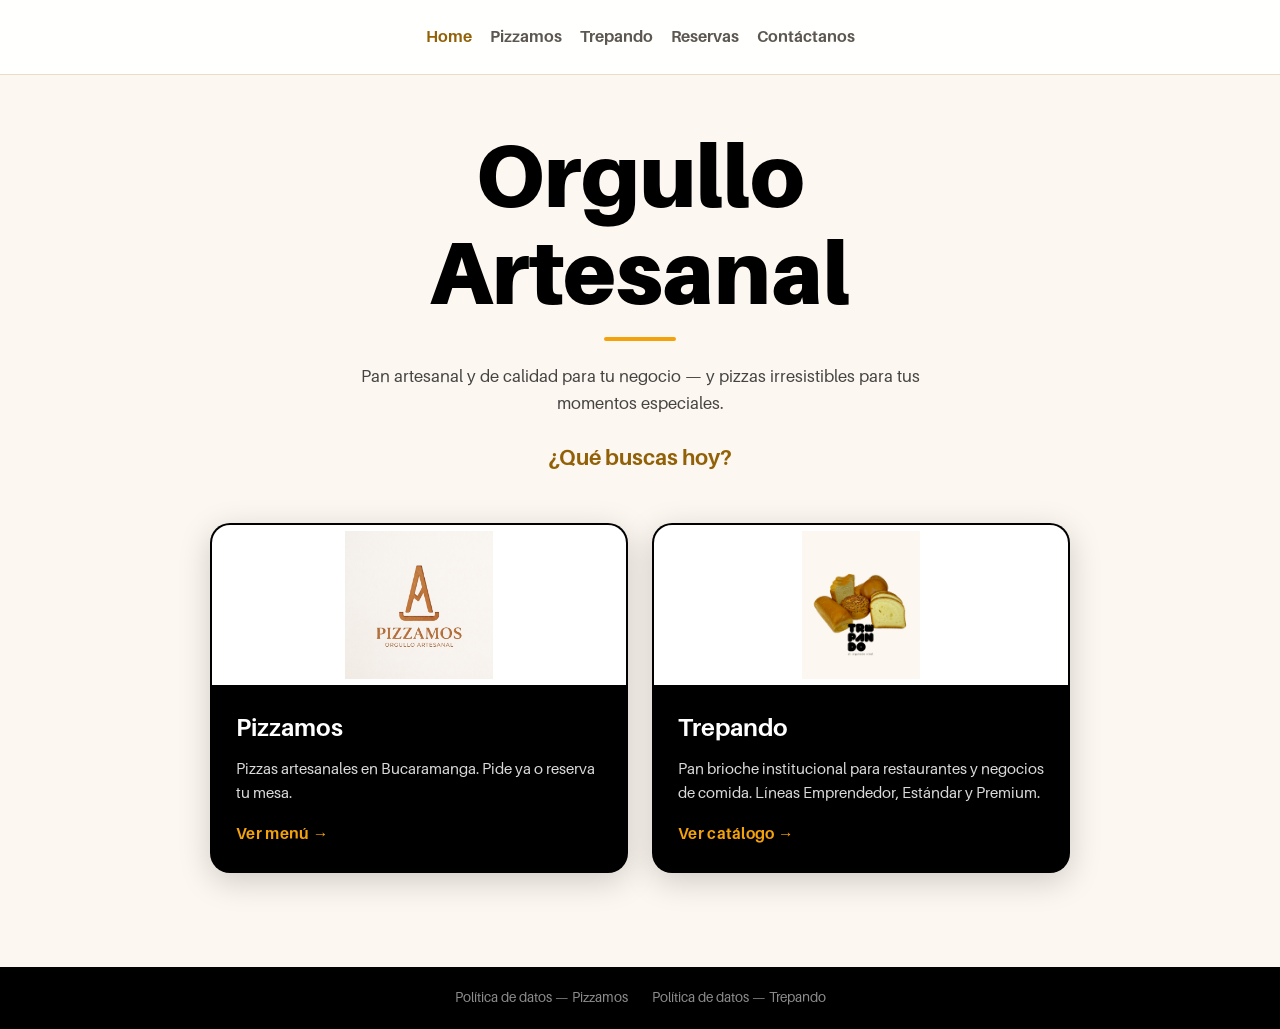
<file: index.html>
<!doctype html>
<html lang="es">
<head>
  <meta charset="utf-8">
  <meta name="viewport" content="width=device-width, initial-scale=1">
  <title>Amasamos</title>
  <meta name="description" content="Amasamos produce pan brioche premium para restaurantes y presenta Pizzamos, su pizzería artesanal.">
  <meta property="og:title" content="Amasamos | Pan brioche institucional y Pizzamos">
  <meta property="og:description" content="Pan brioche de alta calidad, líneas Standard y Premium, y experiencia gastronómica con Pizzamos.">
  <meta property="og:type" content="website">
  <meta property="og:image" content="assets/photos/Logos/LogoPizzamos.png">
  <meta property="og:locale" content="es_CO">
  <link rel="stylesheet" href="styles.css">
  <style>
    body { background: var(--bg); }

    .home-selector {
      min-height: calc(100vh - 74px);
      display: flex;
      flex-direction: column;
      align-items: center;
      justify-content: center;
      padding: 52px 24px 64px;
    }

    .home-header {
      text-align: center;
      max-width: 640px;
      margin-bottom: 48px;
    }

    .home-brand {
      font-size: clamp(3rem, 8vw, 5.5rem);
      font-weight: 900;
      color: var(--ink);
      margin: 0 0 16px;
      line-height: 1.1;
    }

    .home-divider {
      width: 72px;
      height: 4px;
      background: var(--brand);
      border-radius: 2px;
      margin: 0 auto 22px;
    }

    .home-tagline {
      color: var(--ink);
      font-size: 1.05rem;
      line-height: 1.65;
      margin: 0 0 22px;
      opacity: 0.72;
    }

    .home-question {
      font-size: 1.35rem;
      font-weight: 700;
      color: var(--brand-text);
      margin: 0;
    }

    .home-cards {
      display: flex;
      justify-content: center;
      gap: 24px;
      width: 100%;
      max-width: 860px;
    }

    .home-card {
      width: 100%;
      max-width: 420px;
      border-radius: 20px;
      overflow: hidden;
      text-decoration: none;
      display: flex;
      flex-direction: column;
      transition: transform 0.22s ease, box-shadow 0.22s ease, border-color 0.22s ease;
      box-shadow: 0 8px 32px rgba(0, 0, 0, 0.18);
      border: 2px solid transparent;
    }

    .home-card:hover {
      transform: translateY(-3px);
      box-shadow: 0 18px 44px rgba(0, 0, 0, 0.26);
    }

    /* Ambas tarjetas comparten el mismo esquema: fondo negro, acento naranja al hover */
    .home-card--amasar { background: var(--ink); }
    .home-card--amasar:hover { border-color: var(--brand); }
    .home-card--amasar .home-card__logo { background: var(--paper); border-radius: 12px 12px 0 0; }
    .home-card--amasar .home-card__logo img { mix-blend-mode: multiply; }

    .home-card--pizzamos { background: var(--ink); }
    .home-card--pizzamos:hover { border-color: var(--brand); }
    .home-card--pizzamos .home-card__logo { background: var(--paper); border-radius: 12px 12px 0 0; }
    .home-card--pizzamos .home-card__logo img { mix-blend-mode: multiply; }

    .home-card__image {
      height: 160px;
      overflow: hidden;
      flex-shrink: 0;
      position: relative;
    }

    .home-card__image img {
      width: 100%;
      height: 100%;
      object-fit: cover;
      object-position: center 80%;
      display: block;
      opacity: 0.85;
      transform: scale(1.04);
      filter: sepia(15%) brightness(1.05);
    }

    .home-card__image::after {
      content: '';
      position: absolute;
      inset: 0;
      background: linear-gradient(to bottom, rgba(0,0,0,0.05) 0%, rgba(0,0,0,0.30) 100%);
    }

    .home-card__logo {
      height: 160px;
      display: flex;
      align-items: center;
      justify-content: center;
      padding: 12px 16px;
      flex-shrink: 0;
    }

    .home-card__logo img {
      width: 100%;
      max-height: 148px;
      object-fit: contain;
      display: block;
    }

    .home-card__body {
      padding: 24px;
      flex: 1;
      display: flex;
      flex-direction: column;
    }

    .home-card__body h2 {
      font-size: 1.5rem;
      color: var(--paper);
      margin: 0 0 10px;
    }

    .home-card__body p {
      font-size: 0.95rem;
      line-height: 1.55;
      margin: 0 0 auto;
      padding-bottom: 18px;
      color: rgba(255,255,255,0.85);
    }

    .home-card__cta {
      display: inline-block;
      font-weight: 700;
      font-size: 0.97rem;
      letter-spacing: 0.02em;
      color: var(--brand);
    }

    @media (max-width: 640px) {
      .home-selector { padding: 36px 20px 52px; justify-content: flex-start; }
    }
  </style>
  <script type="application/ld+json">
  {
    "@context": "https://schema.org",
    "@type": "Organization",
    "name": "Amasamos",
    "url": "https://hal1f4x.github.io/AmasamosWeb/",
    "email": "ventas@amasamos.com",
    "sameAs": ["https://instagram.com/amasamos"],
    "brand": [
      {"@type": "Brand", "name": "Amasamos"},
      {"@type": "Brand", "name": "Pizzamos"}
    ]
  }
  </script>
</head>
<body>
  <header class="site-header">
    <div class="container nav-wrap">
      <button class="nav-toggle" data-nav-toggle aria-expanded="false" aria-label="Abrir menú principal">Menú</button>
      <nav class="nav-menu" data-nav-menu>
        <a class="nav-link active" href="index.html">Home</a>
        <a class="nav-link" href="pizzamos.html">Pizzamos</a>
        <a class="nav-link" href="trepando.html">Trepando</a>
        <a class="nav-link" href="reservas.html">Reservas</a>
        <a class="nav-link" href="contacto.html">Contáctanos</a>
      </nav>
    </div>
  </header>

  <main class="home-selector">

    <div class="home-header">
      <h1 class="home-brand">Orgullo Artesanal</h1>
      <div class="home-divider"></div>
      <p class="home-tagline">Pan artesanal y de calidad para tu negocio — y pizzas irresistibles para tus momentos especiales.</p>
      <p class="home-question">¿Qué buscas hoy?</p>
    </div>

    <div class="home-cards">

      <a class="home-card home-card--pizzamos" href="pizzamos.html">
        <div class="home-card__logo">
          <img src="assets/photos/Logos/Logo Orange.jpg" alt="Logo Pizzamos">
        </div>
        <div class="home-card__body">
          <h2>Pizzamos</h2>
          <p>Pizzas artesanales en Bucaramanga. Pide ya o reserva tu mesa.</p>
          <span class="home-card__cta">Ver menú →</span>
        </div>
      </a>

      <a class="home-card home-card--amasar" href="trepando.html">
        <div class="home-card__logo">
          <img src="assets/photos/Panes/Todos los panes.png" alt="Todos los panes de Trepando">
        </div>
        <div class="home-card__body">
          <h2>Trepando</h2>
          <p>Pan brioche institucional para restaurantes y negocios de comida. Líneas Emprendedor, Estándar y Premium.</p>
          <span class="home-card__cta">Ver catálogo →</span>
        </div>
      </a>

    </div>

  </main>

  <footer class="footer">
    <div class="footer-inner container">
      <a href="politica-de-datos.html" class="footer-link">Política de datos — Pizzamos</a>
      <a href="politica-de-datos-trepando.html" class="footer-link">Política de datos — Trepando</a>
    </div>
  </footer>
<script src="script.js"></script>
</body>
</html>
</file>
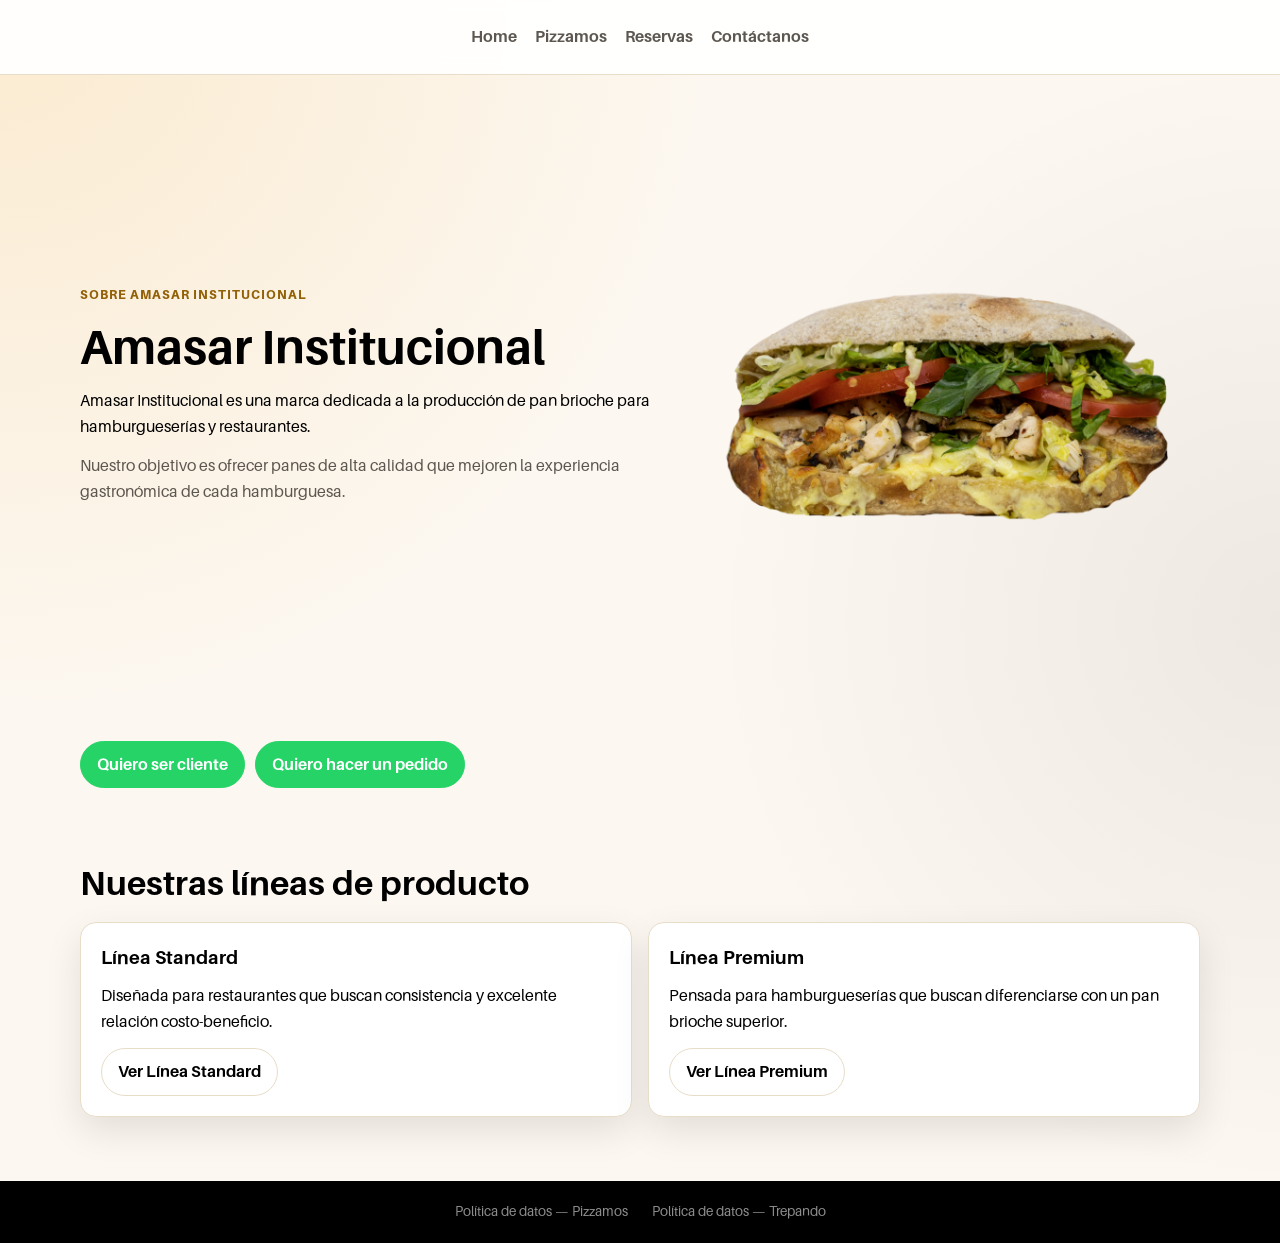
<file: amasar/index.html>
<!doctype html>
<html lang="es">
<head>
  <meta charset="utf-8">
  <meta name="viewport" content="width=device-width, initial-scale=1">
  <title>Amasar Institucional | Amasamos</title>
  <meta name="description" content="Amasamos produce pan brioche para hamburgueserías y restaurantes con líneas Standard y Premium.">
  <meta property="og:title" content="Amasar Institucional | Amasamos">
  <meta property="og:description" content="Conoce la marca institucional de pan brioche y sus líneas de producto.">
  <meta property="og:type" content="website">
  <meta property="og:image" content="../assets/photos/sandwich/SandwichMartin.png">
  <meta property="og:locale" content="es_CO">
  <link rel="stylesheet" href="../styles.css">
  <script type="application/ld+json">
  {
    "@context": "https://schema.org",
    "@type": "Organization",
    "name": "Amasamos",
    "url": "https://hal1f4x.github.io/AmasamosWeb/amasar/index.html",
    "description": "Producción institucional de pan brioche para restaurantes"
  }
  </script>
</head>
<body>
  <header class="site-header">
    <div class="container nav-wrap">
      <button class="nav-toggle" data-nav-toggle aria-expanded="false" aria-label="Abrir menú principal">Menú</button>
      <nav class="nav-menu" data-nav-menu>
        <a class="nav-link" href="../index.html">Home</a>
        <a class="nav-link" href="../pizzamos.html">Pizzamos</a>
        <a class="nav-link" href="../reservas.html">Reservas</a>
        <a class="nav-link" href="../contacto.html">Contáctanos</a>
      </nav>
    </div>
  </header>

  <main>
    <section class="hero">
      <div class="container hero-grid">
        <div>
          <p class="kicker">Sobre Amasar  Institucional</p>
          <h1>Amasar Institucional</h1>
          <p>Amasar Institucional es una marca dedicada a la producción de pan brioche para hamburgueserías y restaurantes.</p>
          <p class="muted">Nuestro objetivo es ofrecer panes de alta calidad que mejoren la experiencia gastronómica de cada hamburguesa.</p>
        </div>
        <img src="../assets/photos/sandwich/SandwichSalvador.png" alt="Pan brioche institucional de Amasamos para hamburgueserías">
      </div>
    </section>

    <section class="section">
      <div class="container">
        <div class="actions">
          <a class="btn whatsapp-cta" href="https://wa.me/573054500425?text=Hola%20quiero%20volverme%20cliente" target="_blank" rel="noopener">Quiero ser cliente</a>
          <a class="btn whatsapp-cta" href="https://wa.me/573054500425?text=Deseo%20realizar%20un%20pedido" target="_blank" rel="noopener">Quiero hacer un pedido</a>
        </div>
      </div>
    </section>

    <section class="section">
      <div class="container">
        <h2>Nuestras líneas de producto</h2>
        <div class="grid cols-2">
          <article class="card">
            <h3>Línea Standard</h3>
            <p>Diseñada para restaurantes que buscan consistencia y excelente relación costo-beneficio.</p>
            <a class="btn secondary" href="standard.html">Ver Línea Standard</a>
          </article>
          <article class="card">
            <h3>Línea Premium</h3>
            <p>Pensada para hamburgueserías que buscan diferenciarse con un pan brioche superior.</p>
            <a class="btn secondary" href="premium.html">Ver Línea Premium</a>
          </article>
        </div>
      </div>
    </section>
  </main>

  <footer class="footer">
    <div class="footer-inner container">
      <a href="../politica-de-datos.html" class="footer-link">Política de datos — Pizzamos</a>
      <a href="../politica-de-datos-trepando.html" class="footer-link">Política de datos — Trepando</a>
    </div>
  </footer>
<script src="../script.js"></script>
</body>
</html>
</file>
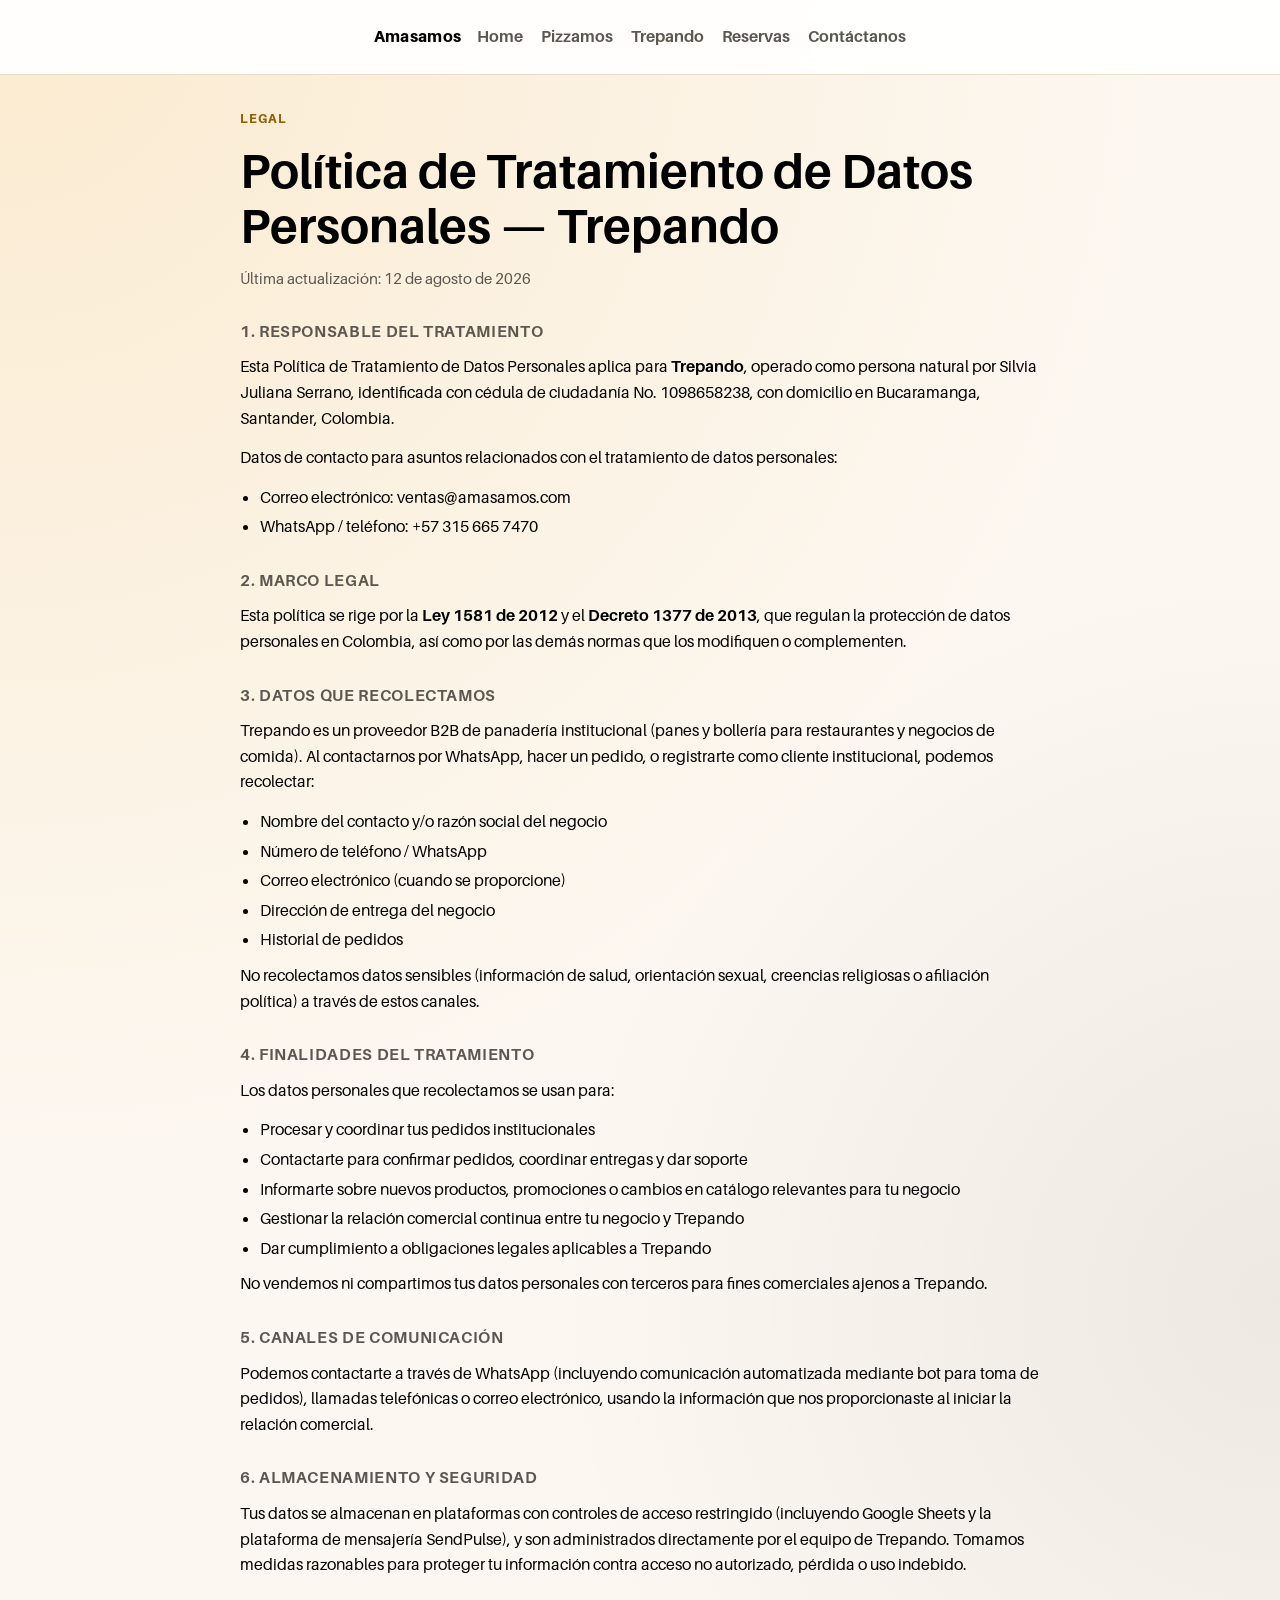
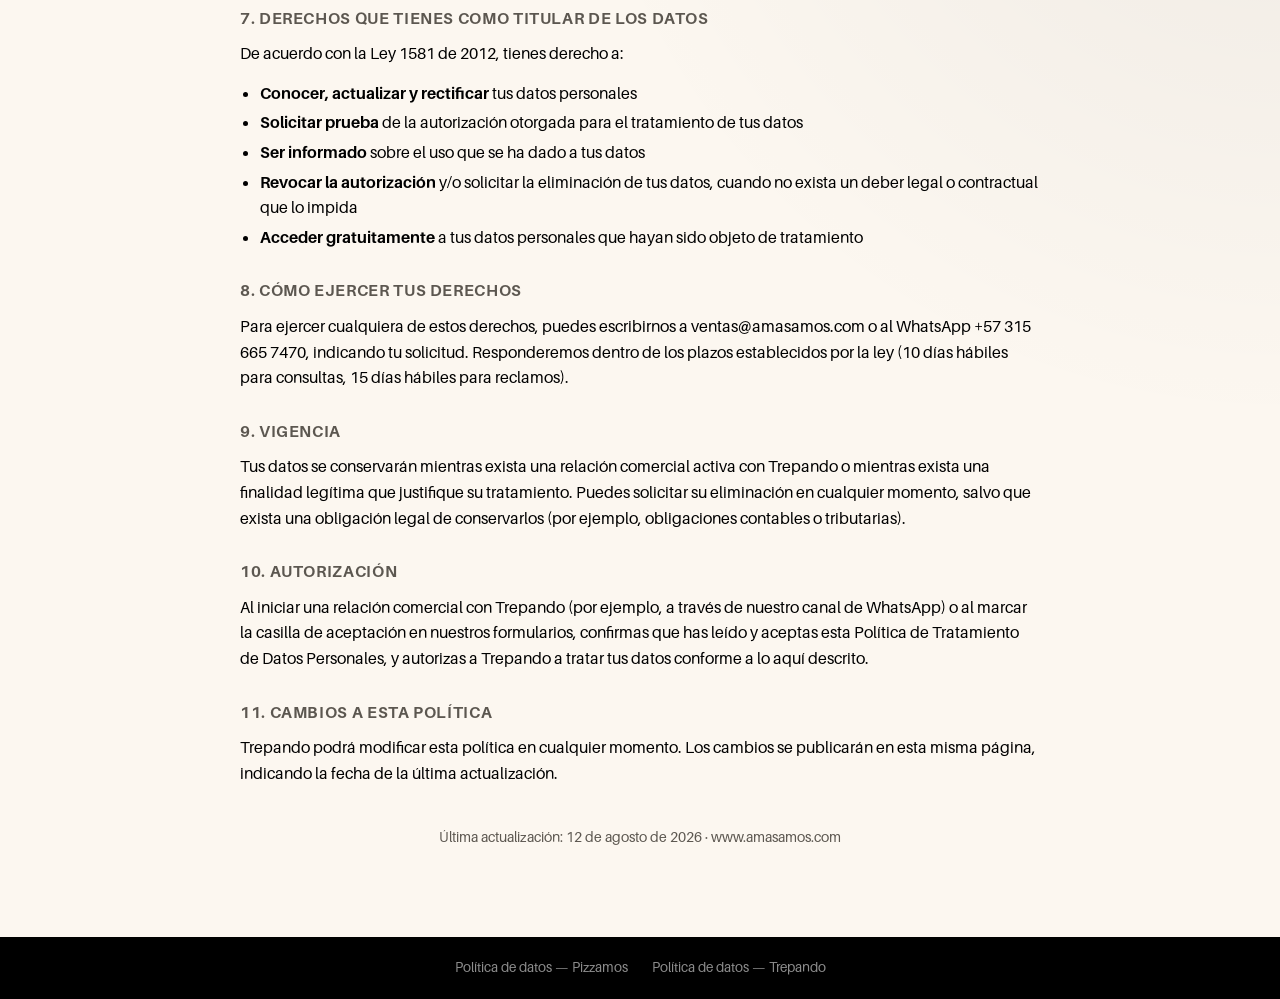
<file: politica-de-datos-trepando.html>
<!doctype html>
<html lang="es">
<head>
  <meta charset="utf-8">
  <meta name="viewport" content="width=device-width, initial-scale=1">
  <title>Política de Tratamiento de Datos Personales de Trepando | Amasamos</title>
  <meta name="description" content="Política de tratamiento de datos personales de Trepando, unidad de negocio de la marca Amasamos.">
  <link rel="stylesheet" href="styles.css">
</head>
<body>
  <header class="site-header">
    <div class="container nav-wrap">
      <a class="brand" href="index.html">Amasamos</a>
      <button class="nav-toggle" data-nav-toggle aria-expanded="false" aria-label="Abrir menú principal">Menú</button>
      <nav class="nav-menu" data-nav-menu>
        <a class="nav-link" href="index.html">Home</a>
        <a class="nav-link" href="pizzamos.html">Pizzamos</a>
        <a class="nav-link" href="trepando.html">Trepando</a>
        <a class="nav-link" href="reservas.html">Reservas</a>
        <a class="nav-link" href="contacto.html">Contáctanos</a>
      </nav>
    </div>
  </header>

  <main class="section">
    <div class="container politica-wrap">

      <p class="kicker">Legal</p>
      <h1>Política de Tratamiento de Datos Personales — Trepando</h1>
      <p class="muted politica-meta">Última actualización: 12 de agosto de 2026</p>

      <div class="politica-bloque">
        <h3>1. Responsable del tratamiento</h3>
        <p>Esta Política de Tratamiento de Datos Personales aplica para <strong>Trepando</strong>, operado como persona natural por Silvia Juliana Serrano, identificada con cédula de ciudadanía No. 1098658238, con domicilio en Bucaramanga, Santander, Colombia.</p>
        <p>Datos de contacto para asuntos relacionados con el tratamiento de datos personales:</p>
        <ul>
          <li>Correo electrónico: <a href="mailto:ventas@amasamos.com">ventas@amasamos.com</a></li>
          <li>WhatsApp / teléfono: <a href="https://wa.me/573156657470" target="_blank" rel="noopener">+57 315 665 7470</a></li>
        </ul>
      </div>

      <div class="politica-bloque">
        <h3>2. Marco legal</h3>
        <p>Esta política se rige por la <strong>Ley 1581 de 2012</strong> y el <strong>Decreto 1377 de 2013</strong>, que regulan la protección de datos personales en Colombia, así como por las demás normas que los modifiquen o complementen.</p>
      </div>

      <div class="politica-bloque">
        <h3>3. Datos que recolectamos</h3>
        <p>Trepando es un proveedor B2B de panadería institucional (panes y bollería para restaurantes y negocios de comida). Al contactarnos por WhatsApp, hacer un pedido, o registrarte como cliente institucional, podemos recolectar:</p>
        <ul>
          <li>Nombre del contacto y/o razón social del negocio</li>
          <li>Número de teléfono / WhatsApp</li>
          <li>Correo electrónico (cuando se proporcione)</li>
          <li>Dirección de entrega del negocio</li>
          <li>Historial de pedidos</li>
        </ul>
        <p>No recolectamos datos sensibles (información de salud, orientación sexual, creencias religiosas o afiliación política) a través de estos canales.</p>
      </div>

      <div class="politica-bloque">
        <h3>4. Finalidades del tratamiento</h3>
        <p>Los datos personales que recolectamos se usan para:</p>
        <ul>
          <li>Procesar y coordinar tus pedidos institucionales</li>
          <li>Contactarte para confirmar pedidos, coordinar entregas y dar soporte</li>
          <li>Informarte sobre nuevos productos, promociones o cambios en catálogo relevantes para tu negocio</li>
          <li>Gestionar la relación comercial continua entre tu negocio y Trepando</li>
          <li>Dar cumplimiento a obligaciones legales aplicables a Trepando</li>
        </ul>
        <p>No vendemos ni compartimos tus datos personales con terceros para fines comerciales ajenos a Trepando.</p>
      </div>

      <div class="politica-bloque">
        <h3>5. Canales de comunicación</h3>
        <p>Podemos contactarte a través de WhatsApp (incluyendo comunicación automatizada mediante bot para toma de pedidos), llamadas telefónicas o correo electrónico, usando la información que nos proporcionaste al iniciar la relación comercial.</p>
      </div>

      <div class="politica-bloque">
        <h3>6. Almacenamiento y seguridad</h3>
        <p>Tus datos se almacenan en plataformas con controles de acceso restringido (incluyendo Google Sheets y la plataforma de mensajería SendPulse), y son administrados directamente por el equipo de Trepando. Tomamos medidas razonables para proteger tu información contra acceso no autorizado, pérdida o uso indebido.</p>
      </div>

      <div class="politica-bloque">
        <h3>7. Derechos que tienes como titular de los datos</h3>
        <p>De acuerdo con la Ley 1581 de 2012, tienes derecho a:</p>
        <ul>
          <li><strong>Conocer, actualizar y rectificar</strong> tus datos personales</li>
          <li><strong>Solicitar prueba</strong> de la autorización otorgada para el tratamiento de tus datos</li>
          <li><strong>Ser informado</strong> sobre el uso que se ha dado a tus datos</li>
          <li><strong>Revocar la autorización</strong> y/o solicitar la eliminación de tus datos, cuando no exista un deber legal o contractual que lo impida</li>
          <li><strong>Acceder gratuitamente</strong> a tus datos personales que hayan sido objeto de tratamiento</li>
        </ul>
      </div>

      <div class="politica-bloque">
        <h3>8. Cómo ejercer tus derechos</h3>
        <p>Para ejercer cualquiera de estos derechos, puedes escribirnos a <a href="mailto:ventas@amasamos.com">ventas@amasamos.com</a> o al WhatsApp <a href="https://wa.me/573156657470" target="_blank" rel="noopener">+57 315 665 7470</a>, indicando tu solicitud. Responderemos dentro de los plazos establecidos por la ley (10 días hábiles para consultas, 15 días hábiles para reclamos).</p>
      </div>

      <div class="politica-bloque">
        <h3>9. Vigencia</h3>
        <p>Tus datos se conservarán mientras exista una relación comercial activa con Trepando o mientras exista una finalidad legítima que justifique su tratamiento. Puedes solicitar su eliminación en cualquier momento, salvo que exista una obligación legal de conservarlos (por ejemplo, obligaciones contables o tributarias).</p>
      </div>

      <div class="politica-bloque">
        <h3>10. Autorización</h3>
        <p>Al iniciar una relación comercial con Trepando (por ejemplo, a través de nuestro canal de WhatsApp) o al marcar la casilla de aceptación en nuestros formularios, confirmas que has leído y aceptas esta Política de Tratamiento de Datos Personales, y autorizas a Trepando a tratar tus datos conforme a lo aquí descrito.</p>
      </div>

      <div class="politica-bloque">
        <h3>11. Cambios a esta política</h3>
        <p>Trepando podrá modificar esta política en cualquier momento. Los cambios se publicarán en esta misma página, indicando la fecha de la última actualización.</p>
      </div>

      <p class="muted politica-pie">Última actualización: 12 de agosto de 2026 · <a href="index.html">www.amasamos.com</a></p>

    </div>
  </main>

  <footer class="footer">
    <div class="footer-inner container">
      <a href="politica-de-datos.html" class="footer-link">Política de datos — Pizzamos</a>
      <a href="politica-de-datos-trepando.html" class="footer-link">Política de datos — Trepando</a>
    </div>
  </footer>
<script src="script.js"></script>
</body>
</html>
</file>
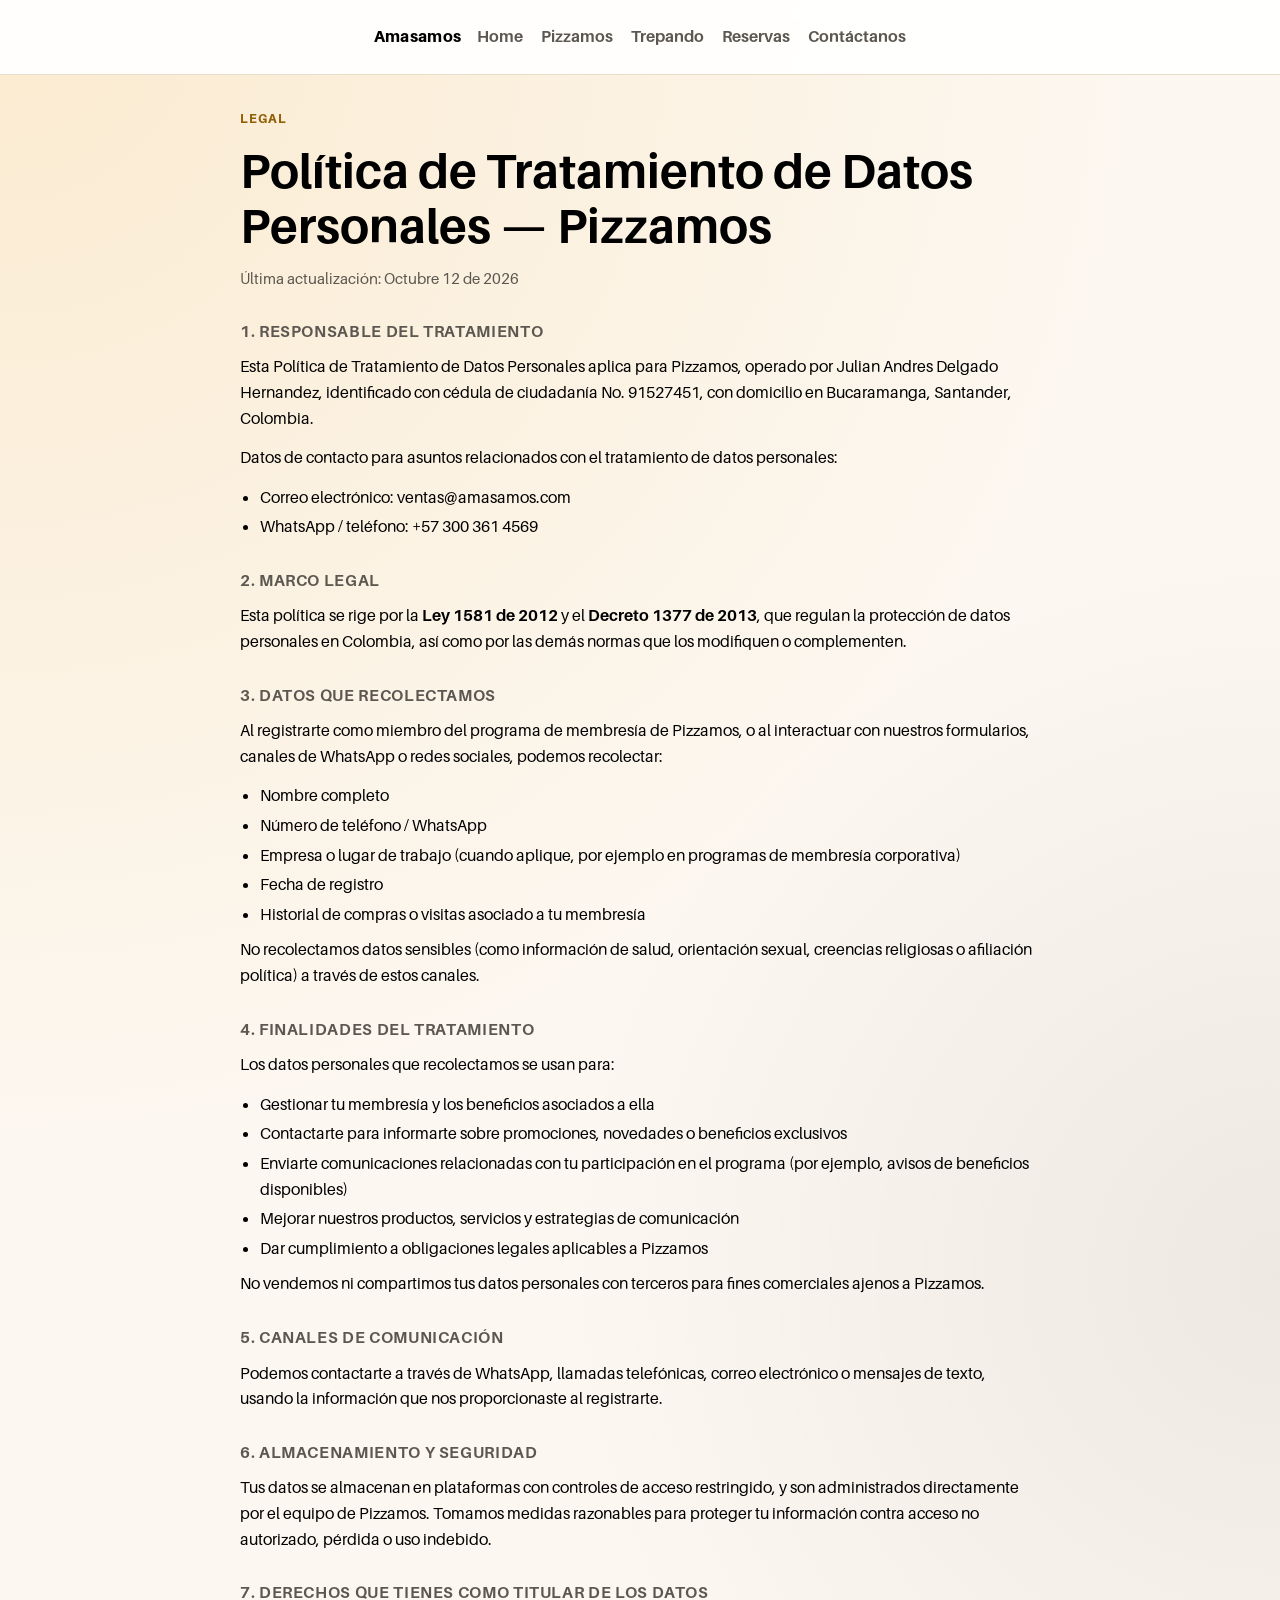
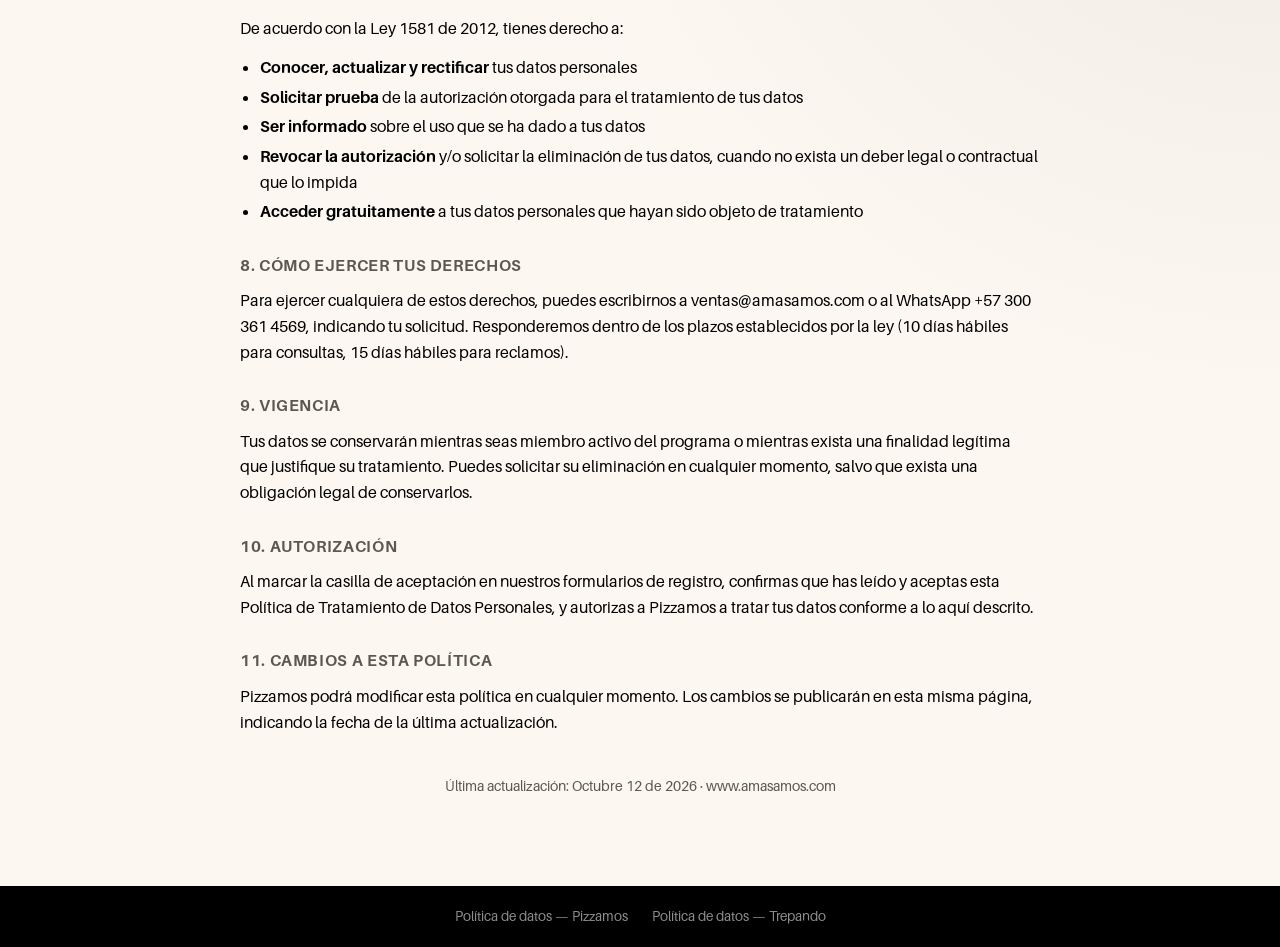
<file: politica-de-datos.html>
<!doctype html>
<html lang="es">
<head>
  <meta charset="utf-8">
  <meta name="viewport" content="width=device-width, initial-scale=1">
  <title>Política de Tratamiento de Datos Personales de Pizzamos | Amasamos</title>
  <meta name="description" content="Política de tratamiento de datos personales de Pizzamos, unidad de negocio de la marca Amasamos.">
  <link rel="stylesheet" href="styles.css">
</head>
<body>
  <header class="site-header">
    <div class="container nav-wrap">
      <a class="brand" href="index.html">Amasamos</a>
      <button class="nav-toggle" data-nav-toggle aria-expanded="false" aria-label="Abrir menú principal">Menú</button>
      <nav class="nav-menu" data-nav-menu>
        <a class="nav-link" href="index.html">Home</a>
        <a class="nav-link" href="pizzamos.html">Pizzamos</a>
        <a class="nav-link" href="trepando.html">Trepando</a>
        <a class="nav-link" href="reservas.html">Reservas</a>
        <a class="nav-link" href="contacto.html">Contáctanos</a>
      </nav>
    </div>
  </header>

  <main class="section">
    <div class="container politica-wrap">

      <p class="kicker">Legal</p>
      <h1>Política de Tratamiento de Datos Personales — Pizzamos</h1>
      <p class="muted politica-meta">Última actualización: Octubre 12 de 2026</p>

      <div class="politica-bloque">
        <h3>1. Responsable del tratamiento</h3>
        <p>Esta Política de Tratamiento de Datos Personales aplica para Pizzamos, operado por Julian Andres Delgado Hernandez, identificado con cédula de ciudadanía No. 91527451, con domicilio en Bucaramanga, Santander, Colombia.</p>
        <p>Datos de contacto para asuntos relacionados con el tratamiento de datos personales:</p>
        <ul>
          <li>Correo electrónico: <a href="mailto:ventas@amasamos.com">ventas@amasamos.com</a></li>
          <li>WhatsApp / teléfono: <a href="https://wa.me/573003614569" target="_blank" rel="noopener">+57 300 361 4569</a></li>
        </ul>
      </div>

      <div class="politica-bloque">
        <h3>2. Marco legal</h3>
        <p>Esta política se rige por la <strong>Ley 1581 de 2012</strong> y el <strong>Decreto 1377 de 2013</strong>, que regulan la protección de datos personales en Colombia, así como por las demás normas que los modifiquen o complementen.</p>
      </div>

      <div class="politica-bloque">
        <h3>3. Datos que recolectamos</h3>
        <p>Al registrarte como miembro del programa de membresía de Pizzamos, o al interactuar con nuestros formularios, canales de WhatsApp o redes sociales, podemos recolectar:</p>
        <ul>
          <li>Nombre completo</li>
          <li>Número de teléfono / WhatsApp</li>
          <li>Empresa o lugar de trabajo (cuando aplique, por ejemplo en programas de membresía corporativa)</li>
          <li>Fecha de registro</li>
          <li>Historial de compras o visitas asociado a tu membresía</li>
        </ul>
        <p>No recolectamos datos sensibles (como información de salud, orientación sexual, creencias religiosas o afiliación política) a través de estos canales.</p>
      </div>

      <div class="politica-bloque">
        <h3>4. Finalidades del tratamiento</h3>
        <p>Los datos personales que recolectamos se usan para:</p>
        <ul>
          <li>Gestionar tu membresía y los beneficios asociados a ella</li>
          <li>Contactarte para informarte sobre promociones, novedades o beneficios exclusivos</li>
          <li>Enviarte comunicaciones relacionadas con tu participación en el programa (por ejemplo, avisos de beneficios disponibles)</li>
          <li>Mejorar nuestros productos, servicios y estrategias de comunicación</li>
          <li>Dar cumplimiento a obligaciones legales aplicables a Pizzamos</li>
        </ul>
        <p>No vendemos ni compartimos tus datos personales con terceros para fines comerciales ajenos a Pizzamos.</p>
      </div>

      <div class="politica-bloque">
        <h3>5. Canales de comunicación</h3>
        <p>Podemos contactarte a través de WhatsApp, llamadas telefónicas, correo electrónico o mensajes de texto, usando la información que nos proporcionaste al registrarte.</p>
      </div>

      <div class="politica-bloque">
        <h3>6. Almacenamiento y seguridad</h3>
        <p>Tus datos se almacenan en plataformas con controles de acceso restringido, y son administrados directamente por el equipo de Pizzamos. Tomamos medidas razonables para proteger tu información contra acceso no autorizado, pérdida o uso indebido.</p>
      </div>

      <div class="politica-bloque">
        <h3>7. Derechos que tienes como titular de los datos</h3>
        <p>De acuerdo con la Ley 1581 de 2012, tienes derecho a:</p>
        <ul>
          <li><strong>Conocer, actualizar y rectificar</strong> tus datos personales</li>
          <li><strong>Solicitar prueba</strong> de la autorización otorgada para el tratamiento de tus datos</li>
          <li><strong>Ser informado</strong> sobre el uso que se ha dado a tus datos</li>
          <li><strong>Revocar la autorización</strong> y/o solicitar la eliminación de tus datos, cuando no exista un deber legal o contractual que lo impida</li>
          <li><strong>Acceder gratuitamente</strong> a tus datos personales que hayan sido objeto de tratamiento</li>
        </ul>
      </div>

      <div class="politica-bloque">
        <h3>8. Cómo ejercer tus derechos</h3>
        <p>Para ejercer cualquiera de estos derechos, puedes escribirnos a <a href="mailto:ventas@amasamos.com">ventas@amasamos.com</a> o al WhatsApp <a href="https://wa.me/573003614569" target="_blank" rel="noopener">+57 300 361 4569</a>, indicando tu solicitud. Responderemos dentro de los plazos establecidos por la ley (10 días hábiles para consultas, 15 días hábiles para reclamos).</p>
      </div>

      <div class="politica-bloque">
        <h3>9. Vigencia</h3>
        <p>Tus datos se conservarán mientras seas miembro activo del programa o mientras exista una finalidad legítima que justifique su tratamiento. Puedes solicitar su eliminación en cualquier momento, salvo que exista una obligación legal de conservarlos.</p>
      </div>

      <div class="politica-bloque">
        <h3>10. Autorización</h3>
        <p>Al marcar la casilla de aceptación en nuestros formularios de registro, confirmas que has leído y aceptas esta Política de Tratamiento de Datos Personales, y autorizas a Pizzamos a tratar tus datos conforme a lo aquí descrito.</p>
      </div>

      <div class="politica-bloque">
        <h3>11. Cambios a esta política</h3>
        <p>Pizzamos podrá modificar esta política en cualquier momento. Los cambios se publicarán en esta misma página, indicando la fecha de la última actualización.</p>
      </div>

      <p class="muted politica-pie">Última actualización: Octubre 12 de 2026 · <a href="index.html">www.amasamos.com</a></p>

    </div>
  </main>

  <footer class="footer">
    <div class="footer-inner container">
      <a href="politica-de-datos.html" class="footer-link">Política de datos — Pizzamos</a>
      <a href="politica-de-datos-trepando.html" class="footer-link">Política de datos — Trepando</a>
    </div>
  </footer>
<script src="script.js"></script>
</body>
</html>
</file>
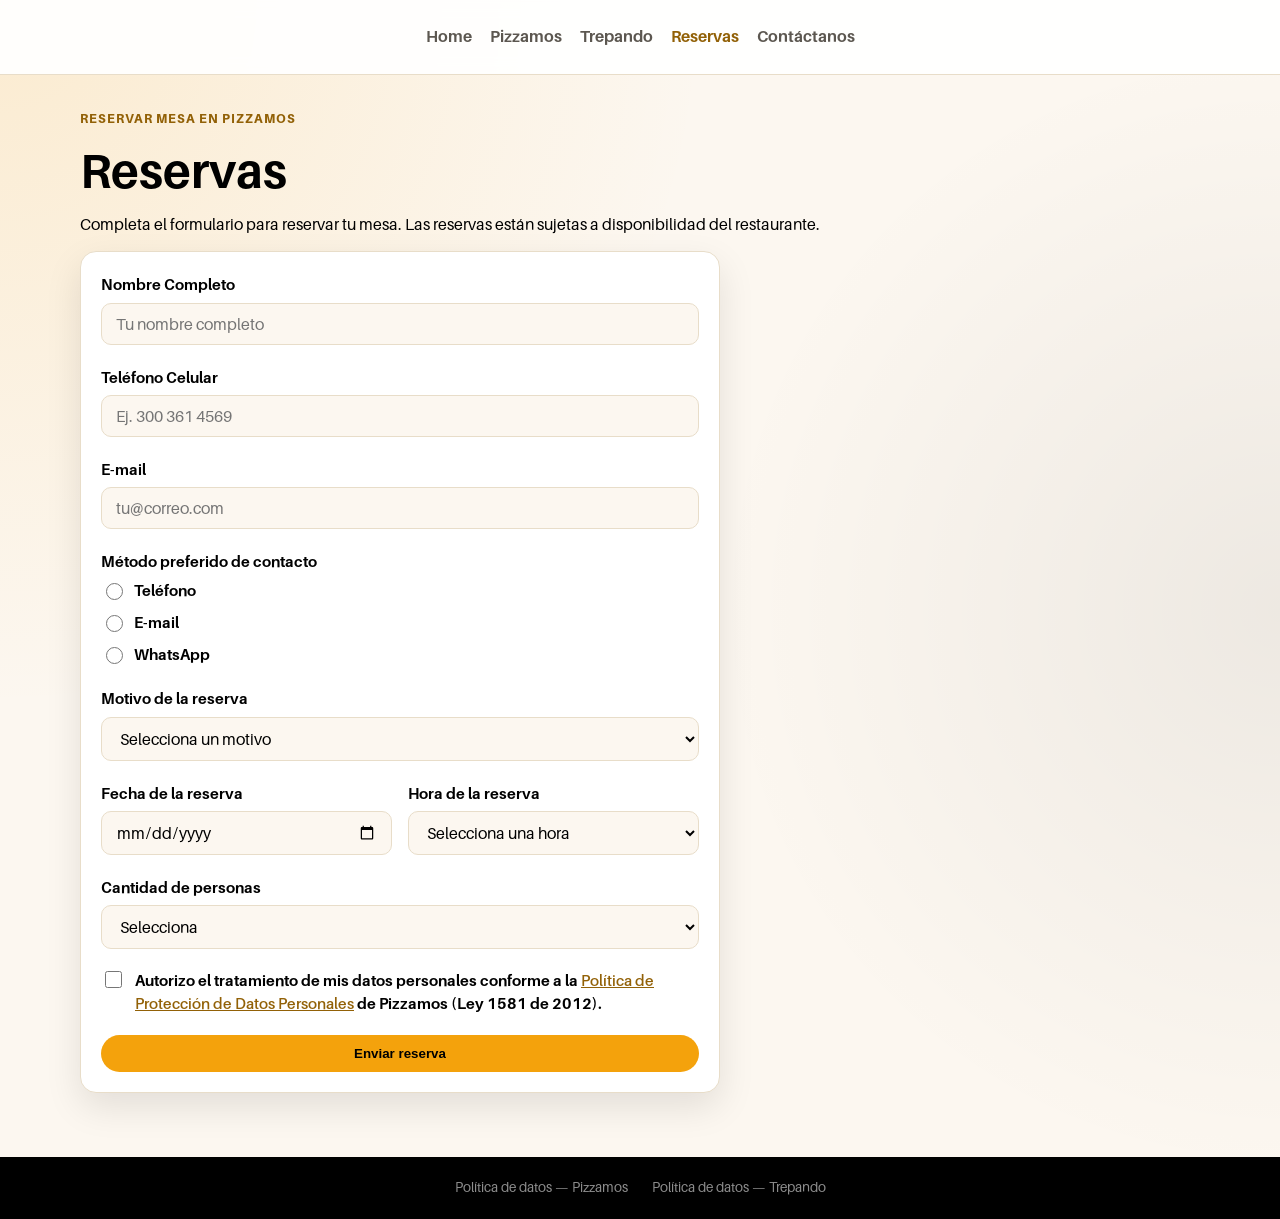
<file: reservas.html>
<!doctype html>
<html lang="es">
<head>
  <meta charset="utf-8">
  <meta name="viewport" content="width=device-width, initial-scale=1">
  <title>Pizzamos | Orgullo Artesanal</title>
  <meta name="description" content="Reserva tu mesa en Pizzamos mediante formulario embebido y enlace directo.">
  <meta property="og:title" content="Reservas | Pizzamos">
  <meta property="og:description" content="Las reservas están sujetas a disponibilidad. Completa el formulario para reservar.">
  <meta property="og:type" content="website">
  <meta property="og:image" content="assets/photos/Pizza/Maite.png">
  <meta property="og:locale" content="es_CO">
  <link rel="stylesheet" href="styles.css">
  <script type="application/ld+json">
  {
    "@context": "https://schema.org",
    "@type": "WebPage",
    "name": "Reservas Pizzamos",
    "url": "https://hal1f4x.github.io/AmasamosWeb/reservas.html",
    "potentialAction": {
      "@type": "ReserveAction",
      "target": "https://forms.gle/7gKResiLxjxMmA537"
    }
  }
  </script>
</head>
<body>
  <header class="site-header">
    <div class="container nav-wrap">
      <button class="nav-toggle" data-nav-toggle aria-expanded="false" aria-label="Abrir menú principal">Menú</button>
      <nav class="nav-menu" data-nav-menu>
        <a class="nav-link" href="index.html">Home</a>
        <a class="nav-link" href="pizzamos.html">Pizzamos</a>
        <a class="nav-link" href="trepando.html">Trepando</a>
        <a class="nav-link active" href="reservas.html">Reservas</a>
        <a class="nav-link" href="contacto.html">Contáctanos</a>
      </nav>
    </div>
  </header>

  <main class="section">
    <div class="container">
      <p class="kicker">Reservar mesa en Pizzamos</p>
      <h1>Reservas</h1>
      <p>Completa el formulario para reservar tu mesa. Las reservas están sujetas a disponibilidad del restaurante.</p>

      <form id="reserva-form" class="card reserva-form" novalidate>
        <div class="form-group">
          <label for="nombre">Nombre Completo</label>
          <input type="text" id="nombre" name="nombre" required placeholder="Tu nombre completo">
        </div>
        <div class="form-group">
          <label for="telefono">Teléfono Celular</label>
          <input type="tel" id="telefono" name="telefono" required placeholder="Ej. 300 361 4569">
        </div>
        <div class="form-group">
          <label for="email">E-mail</label>
          <input type="email" id="email" name="email" required placeholder="tu@correo.com">
        </div>
        <div class="form-group">
          <fieldset class="radio-group">
            <legend>Método preferido de contacto</legend>
            <label class="radio-label"><input type="radio" name="contacto" value="Teléfono" required> Teléfono</label>
            <label class="radio-label"><input type="radio" name="contacto" value="E-mail"> E-mail</label>
            <label class="radio-label"><input type="radio" name="contacto" value="WhatsApp"> WhatsApp</label>
          </fieldset>
        </div>
        <div class="form-group">
          <label for="motivo">Motivo de la reserva</label>
          <select id="motivo" name="motivo" required>
            <option value="" disabled selected>Selecciona un motivo</option>
            <option value="Cumpleaños">Cumpleaños</option>
            <option value="Aniversario">Aniversario</option>
            <option value="Reunión de trabajo">Reunión de trabajo</option>
            <option value="Otro">Otro</option>
          </select>
        </div>
        <div class="form-row">
          <div class="form-group">
            <label for="fecha">Fecha de la reserva</label>
            <input type="date" id="fecha" name="fecha" required>
            <span id="fecha-error" class="field-error" hidden></span>
          </div>
          <div class="form-group">
            <label for="hora">Hora de la reserva</label>
            <select id="hora" name="hora" required>
              <option value="" disabled selected>Selecciona una hora</option>
              <option value="4:00 PM">4:00 PM</option>
              <option value="4:30 PM">4:30 PM</option>
              <option value="5:00 PM">5:00 PM</option>
              <option value="5:30 PM">5:30 PM</option>
              <option value="6:00 PM">6:00 PM</option>
              <option value="6:30 PM">6:30 PM</option>
              <option value="7:00 PM">7:00 PM</option>
              <option value="7:30 PM">7:30 PM</option>
              <option value="8:00 PM">8:00 PM</option>
              <option value="8:30 PM">8:30 PM</option>
              <option value="9:00 PM">9:00 PM</option>
              <option value="9:30 PM">9:30 PM</option>
              <option value="10:00 PM">10:00 PM</option>
            </select>
          </div>
        </div>
        <div class="form-group">
          <label for="personas">Cantidad de personas</label>
          <select id="personas" name="personas" required>
            <option value="" disabled selected>Selecciona</option>
            <option value="1">1</option>
            <option value="2">2</option>
            <option value="3">3</option>
            <option value="4">4</option>
            <option value="5">5</option>
            <option value="6">6</option>
            <option value="7">7</option>
            <option value="8">8</option>
            <option value="9">9</option>
            <option value="10+">10+</option>
          </select>
        </div>
        <div class="form-group form-consent">
          <label class="checkbox-label">
            <input type="checkbox" id="autorizo" name="autorizo">
            <span>Autorizo el tratamiento de mis datos personales conforme a la
              <a href="politica-de-datos.html" target="_blank" rel="noopener">Política de Protección de Datos Personales</a>
              de Pizzamos (Ley 1581 de 2012).
            </span>
          </label>
        </div>
        <div id="form-feedback" class="form-feedback" hidden></div>
        <button type="submit" class="btn primary">Enviar reserva</button>
      </form>
    </div>
  </main>

  <script>
    (function () {
      var form       = document.getElementById('reserva-form');
      var feedback   = document.getElementById('form-feedback');
      var fechaInput = document.getElementById('fecha');
      var fechaError = document.getElementById('fecha-error');
      var ENDPOINT   = 'https://script.google.com/macros/s/AKfycbw4gmYzYCQDKd3iErdRRBonVm2rKXgjKeuOigbY9nQcEN_EuQzVsEs7krsRQKh7JXtd0g/exec';

      /* ── Holiday cache ───────────────────────────────────── */
      var holidays    = new Set();   // YYYY-MM-DD strings
      var loadedYears = {};          // year -> Promise

      function loadHolidays(year) {
        if (loadedYears[year]) return loadedYears[year];
        var p = fetch('https://date.nager.at/api/v3/PublicHolidays/' + year + '/CO')
          .then(function (r) { return r.json(); })
          .then(function (list) { list.forEach(function (h) { holidays.add(h.date); }); })
          .catch(function () {});
        loadedYears[year] = p;
        return p;
      }

      /* ── Date helpers ────────────────────────────────────── */
      function toYMD(d) {
        return d.getFullYear() + '-' +
          String(d.getMonth() + 1).padStart(2, '0') + '-' +
          String(d.getDate()).padStart(2, '0');
      }

      var todayYMD = toYMD(new Date());
      fechaInput.min = todayYMD;

      /* Pre-load current year on page load */
      loadHolidays(new Date().getFullYear());

      /* ── Date validation ─────────────────────────────────── */
      function validateFecha(ymd) {
        fechaError.hidden = true;

        if (ymd < todayYMD) {
          return setFechaError('No puedes reservar en una fecha pasada.');
        }

        var parts = ymd.split('-');
        /* Use UTC noon to avoid off-by-one from timezone offsets */
        var d = new Date(Date.UTC(+parts[0], +parts[1] - 1, +parts[2], 12));

        if (d.getUTCDay() === 0) {
          return setFechaError('No atendemos los domingos. Por favor elige otro día.');
        }
        if (holidays.has(ymd)) {
          return setFechaError('Esta fecha es festivo en Colombia. Por favor elige otro día.');
        }
        return true;
      }

      function setFechaError(msg) {
        fechaError.textContent = msg;
        fechaError.hidden = false;
        fechaInput.value = '';
        return false;
      }

      fechaInput.addEventListener('change', function () {
        var ymd = fechaInput.value;
        if (!ymd) return;
        var year = parseInt(ymd.split('-')[0], 10);
        /* If the user picked a date in a year not yet fetched, load it first */
        loadHolidays(year).then(function () { validateFecha(ymd); });
      });

      /* ── Submit ──────────────────────────────────────────── */
      form.addEventListener('submit', async function (e) {
        e.preventDefault();
        feedback.hidden = true;
        feedback.className = 'form-feedback';

        var contactoEl = form.querySelector('input[name="contacto"]:checked');
        if (!contactoEl) {
          showFeedback('error', 'Por favor selecciona un método de contacto.');
          return;
        }

        if (fechaInput.value && !validateFecha(fechaInput.value)) return;

        var data = {
          nombre:   form.nombre.value.trim(),
          telefono: form.telefono.value.trim(),
          email:    form.email.value.trim(),
          contacto: contactoEl.value,
          motivo:   form.motivo.value,
          fecha:    fechaInput.value,
          hora:     form.hora.value,
          personas: form.personas.value,
          autorizo: form.autorizo.checked,
        };

        var btn = form.querySelector('button[type="submit"]');
        btn.disabled = true;
        var originalText = btn.textContent;
        btn.textContent = 'Enviando\u2026';

        try {
          await fetch(ENDPOINT, {
            method: 'POST',
            mode: 'no-cors',
            headers: { 'Content-Type': 'application/json' },
            body: JSON.stringify(data),
          });
          showFeedback('success', '¡Reserva enviada! Nos pondremos en contacto contigo para confirmar la disponibilidad.');
          form.reset();
          fechaError.hidden = true;
        } catch (err) {
          showFeedback('error', 'Ocurrió un error al enviar la reserva. Por favor intenta de nuevo o escríbenos por WhatsApp.');
        } finally {
          btn.disabled = false;
          btn.textContent = originalText;
        }
      });

      function showFeedback(type, message) {
        feedback.className = 'form-feedback ' + type;
        feedback.textContent = message;
        feedback.hidden = false;
        feedback.scrollIntoView({ behavior: 'smooth', block: 'nearest' });
      }
    })();
  </script>

  <footer class="footer">
    <div class="footer-inner container">
      <a href="politica-de-datos.html" class="footer-link">Política de datos — Pizzamos</a>
      <a href="politica-de-datos-trepando.html" class="footer-link">Política de datos — Trepando</a>
    </div>
  </footer>
<script src="script.js"></script>
</body>
</html>
</file>
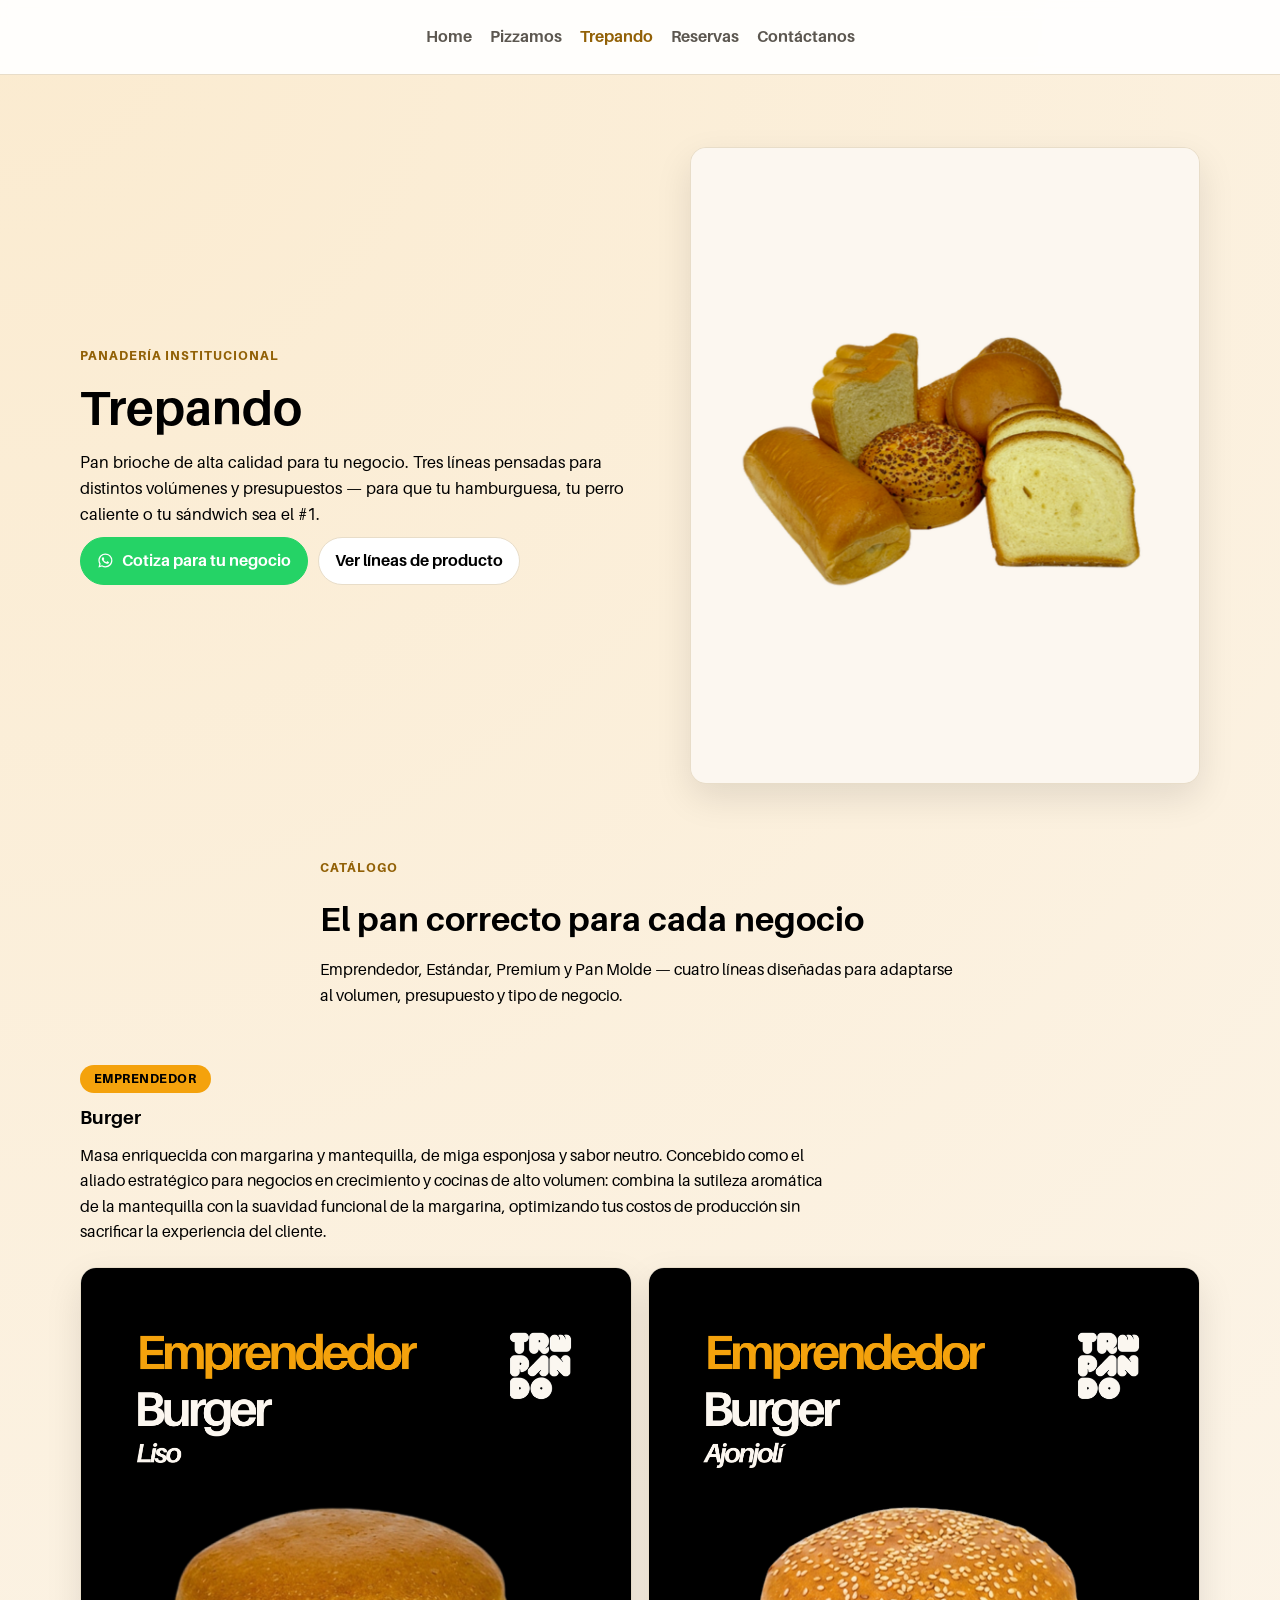
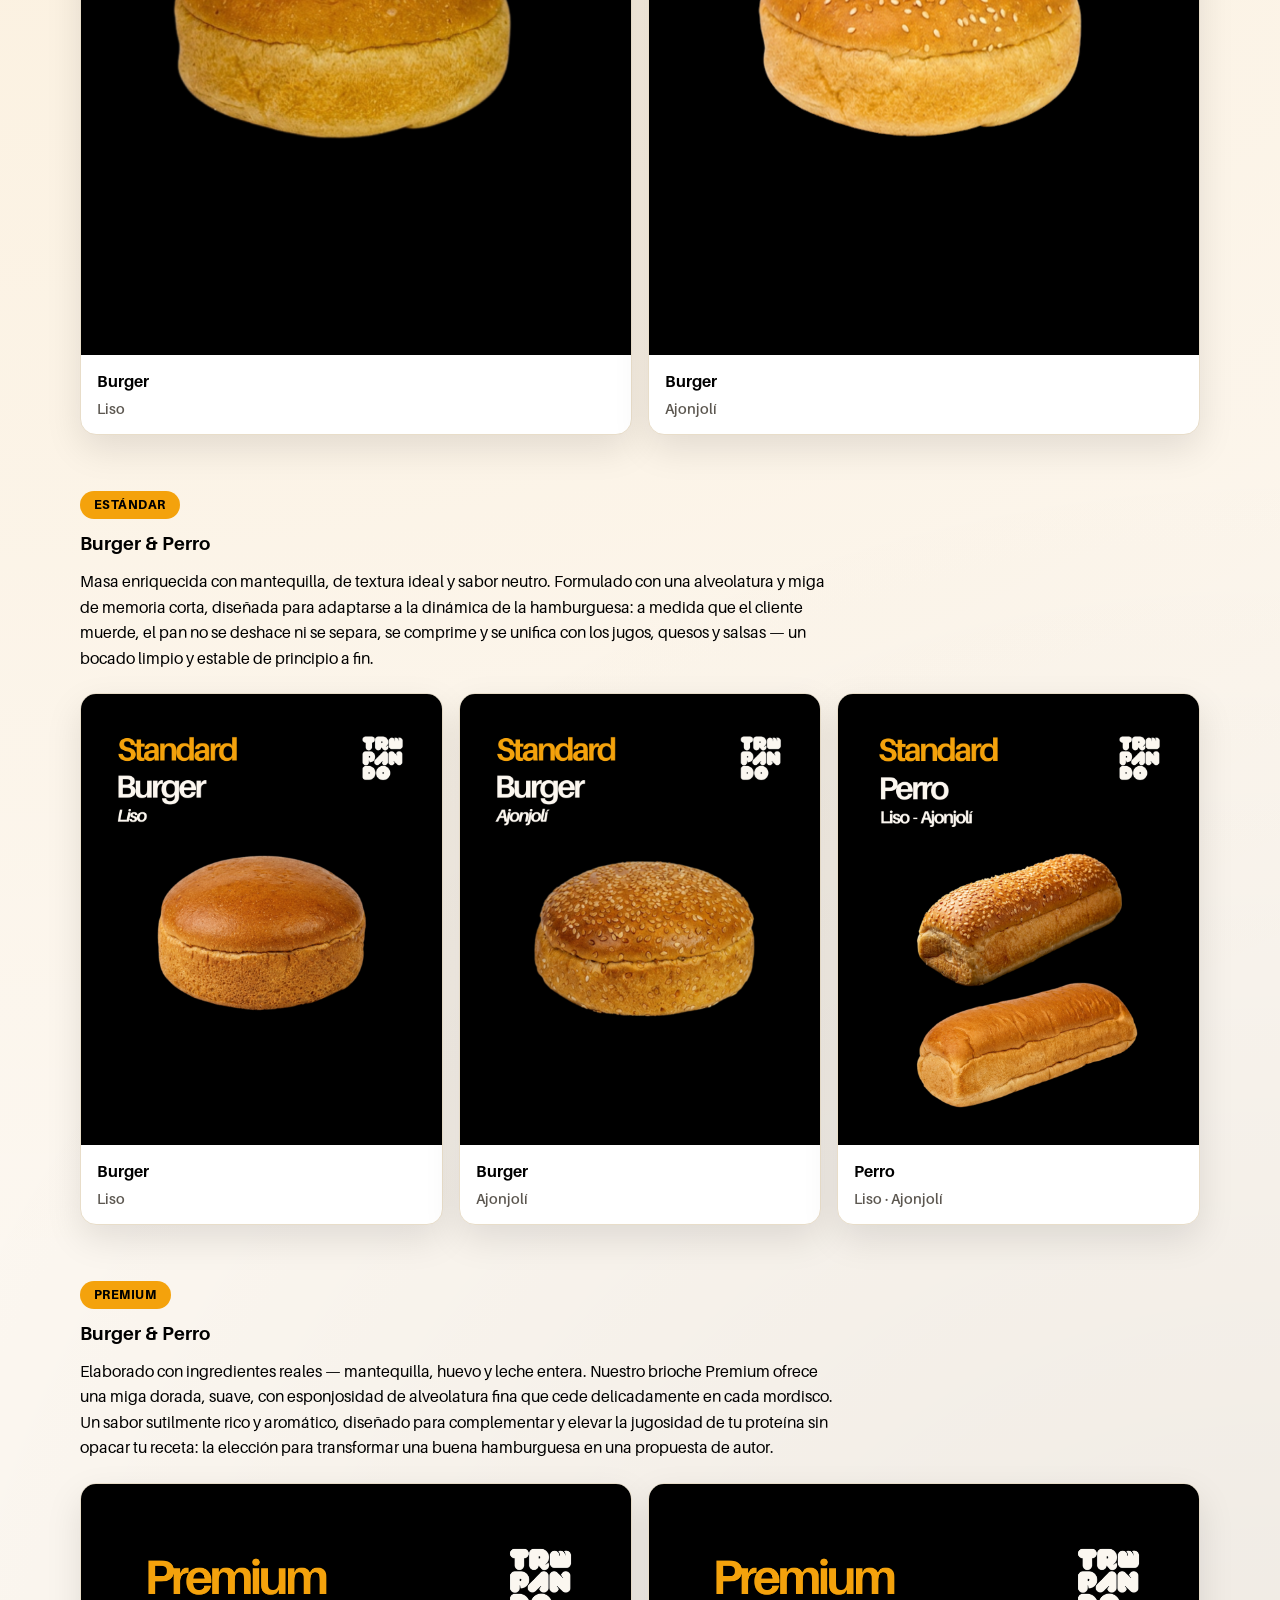
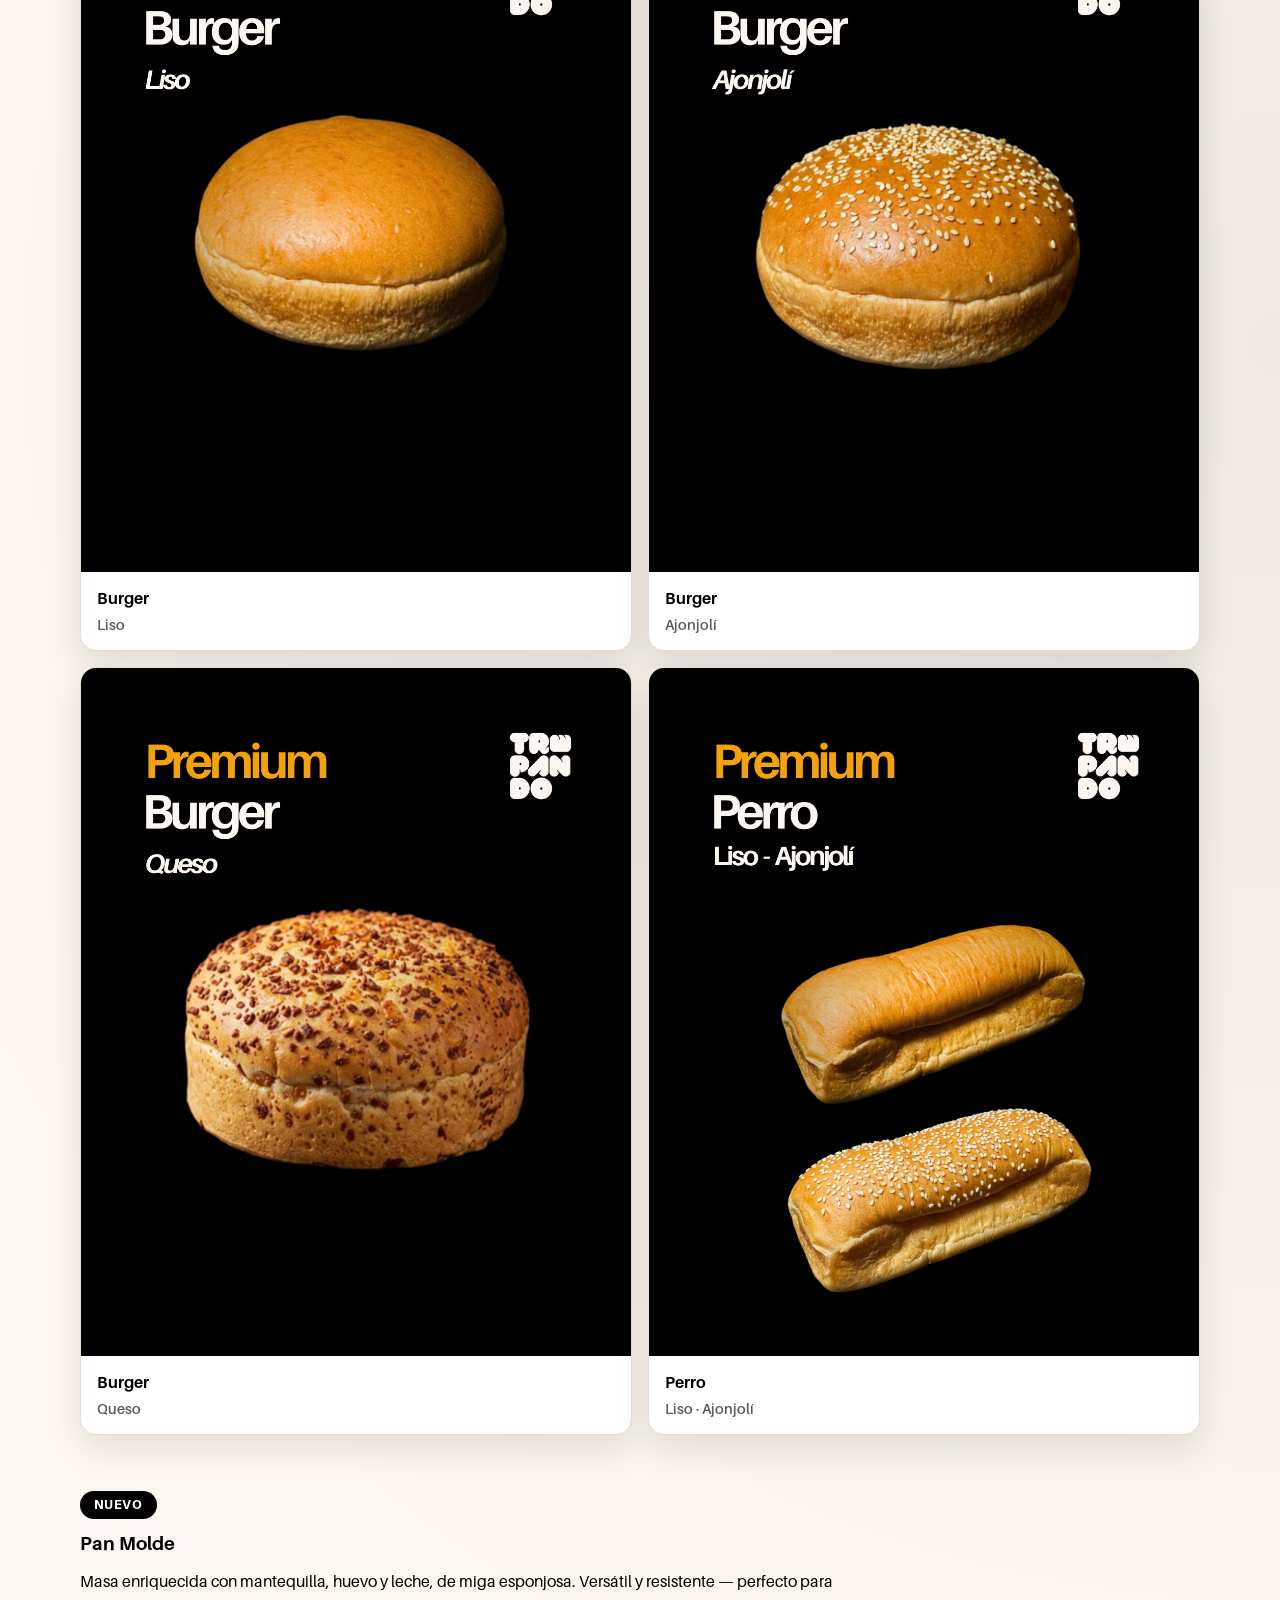
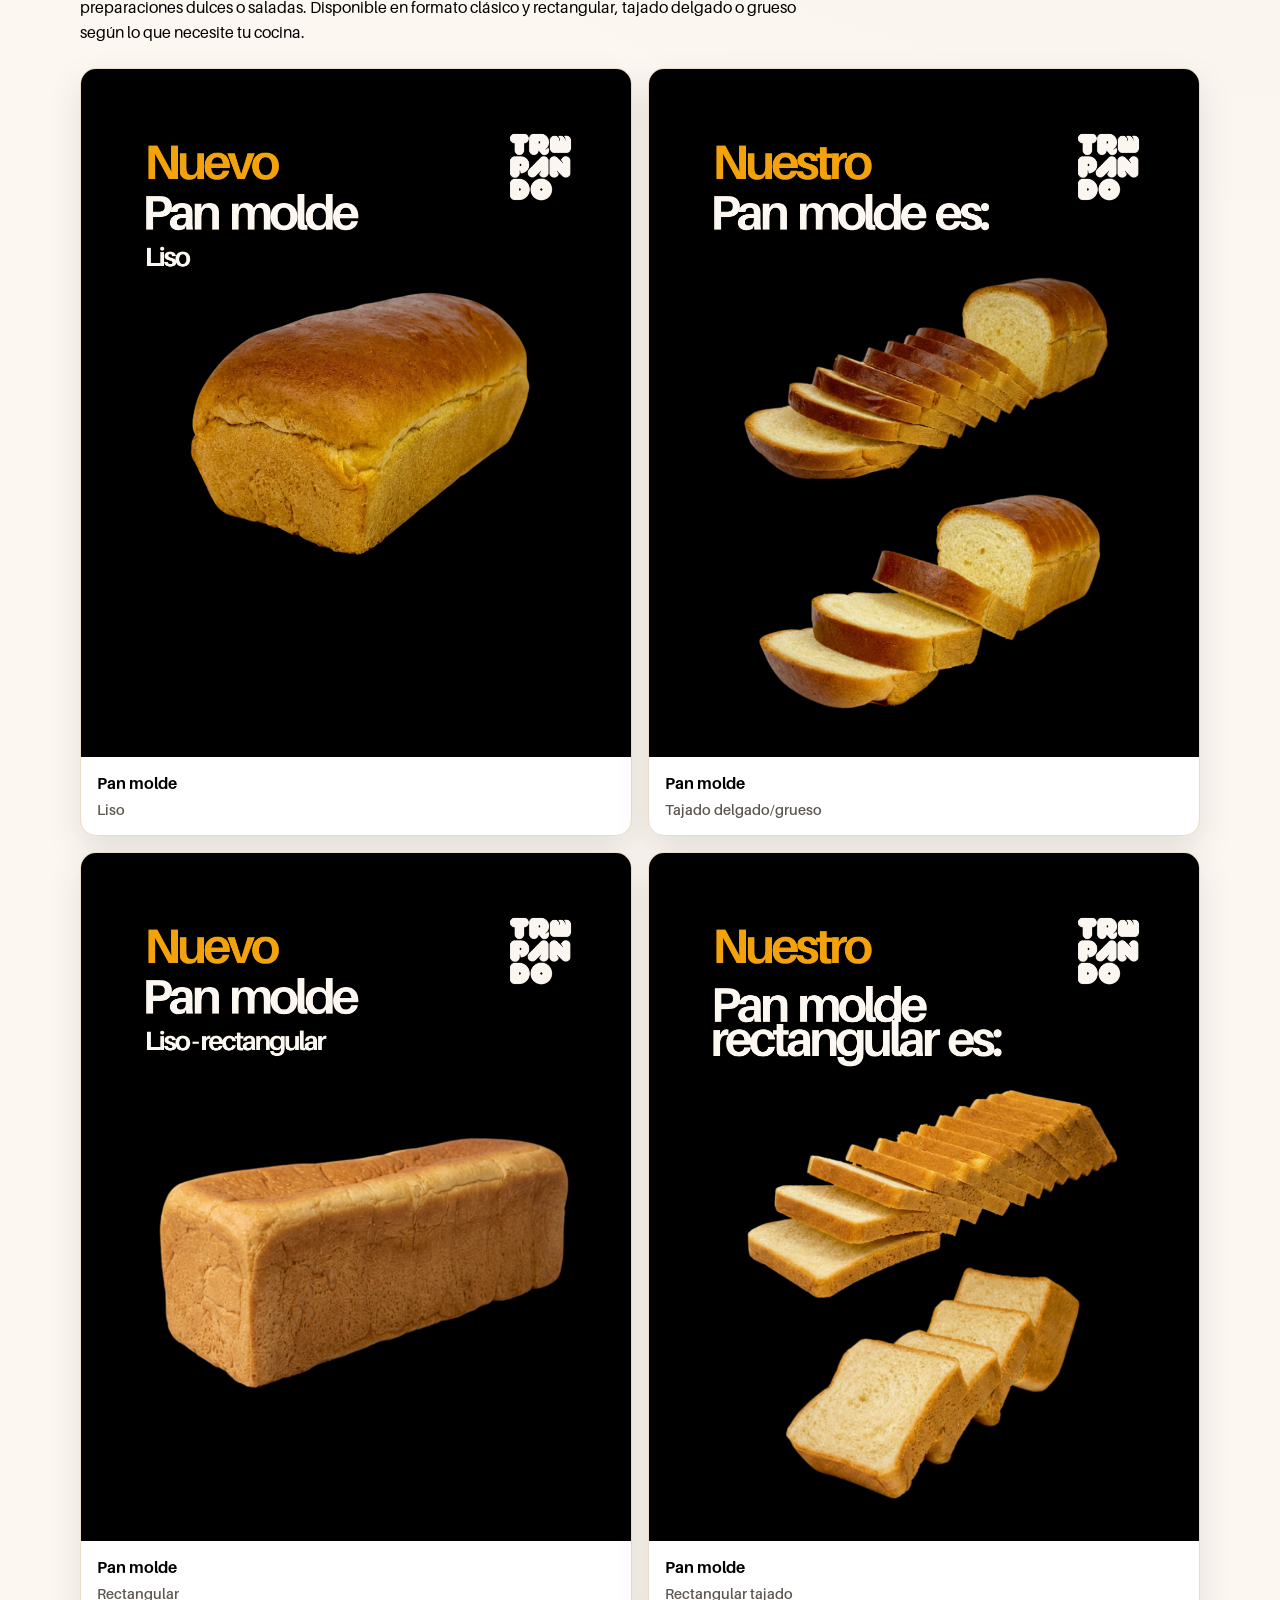
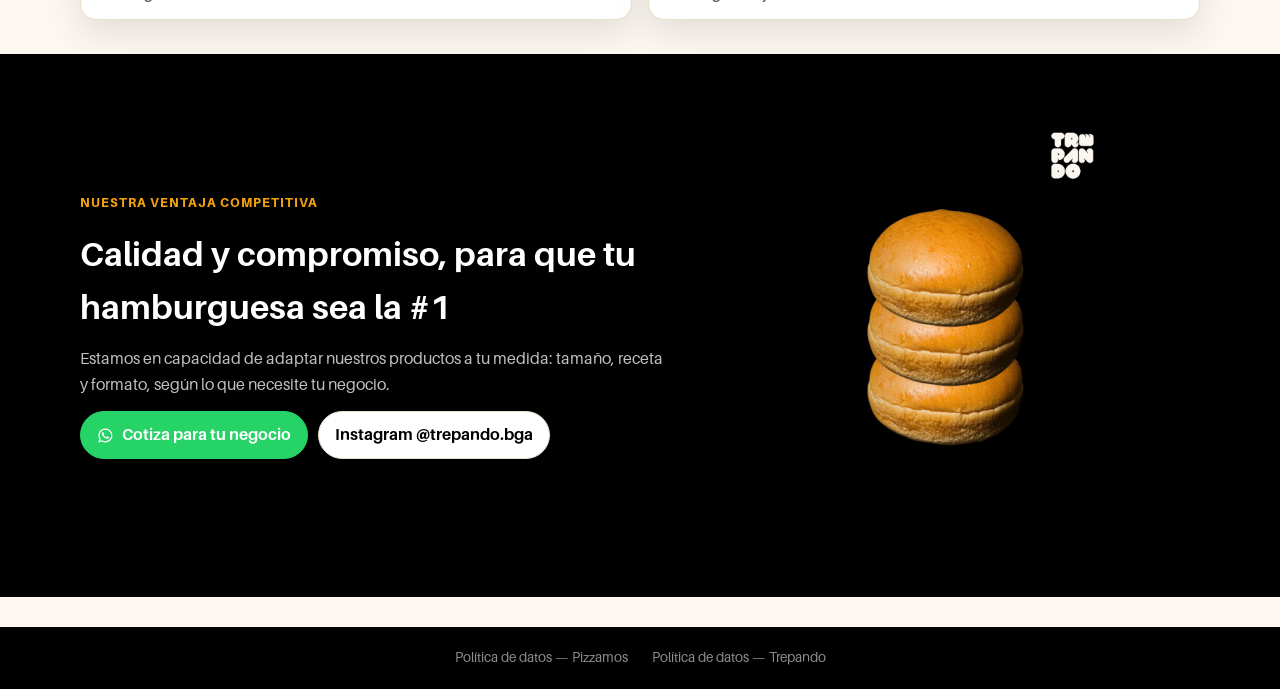
<file: trepando.html>
<!doctype html>
<html lang="es">
<head>
  <meta charset="utf-8">
  <meta name="viewport" content="width=device-width, initial-scale=1">
  <title>Trepando | Pan brioche institucional para tu negocio</title>
  <meta name="description" content="Trepando: pan brioche institucional en Bucaramanga. Líneas Emprendedor, Estándar y Premium para hamburguesas, perros calientes y pan molde.">
  <meta property="og:title" content="Trepando | Pan brioche institucional para tu negocio">
  <meta property="og:description" content="Pan brioche de alta calidad para tu negocio. Líneas Emprendedor, Estándar y Premium — para que tu hamburguesa sea la #1.">
  <meta property="og:type" content="website">
  <meta property="og:image" content="assets/photos/Panes/Portada.png">
  <meta property="og:locale" content="es_CO">
  <link rel="stylesheet" href="styles.css">
  <script type="application/ld+json">
  {
    "@context": "https://schema.org",
    "@type": "Bakery",
    "name": "Trepando",
    "address": {
      "@type": "PostalAddress",
      "addressLocality": "Bucaramanga",
      "addressRegion": "Santander",
      "addressCountry": "CO"
    },
    "sameAs": ["https://instagram.com/trepando.bga"],
    "url": "https://www.amasamos.com/trepando.html",
    "image": "https://www.amasamos.com/assets/photos/Panes/Portada.png",
    "telephone": "+573156657470"
  }
  </script>
  <style>
    /* ── Hero ─────────────────────────────────────────────── */
    .trepando-hero-media img {
      width: 100%;
      height: auto;
      display: block;
      border-radius: var(--radius);
      border: 1px solid var(--line);
      box-shadow: var(--shadow);
      background: #fff;
    }

    /* ── Catálogo ─────────────────────────────────────────── */
    .catalogo-intro { max-width: 640px; margin-bottom: 12px; }

    .linea-seccion { margin-top: 56px; }

    .linea-badge {
      display: inline-block;
      padding: 4px 14px;
      border-radius: 999px;
      background: var(--brand);
      color: var(--ink); /* blanco sobre #f4a20c no cumple AA; negro sí (~10:1) */
      font-weight: 800;
      font-size: 0.78rem;
      text-transform: uppercase;
      letter-spacing: 0.04em;
      margin-bottom: 10px;
    }

    .linea-badge.badge-nuevo { background: var(--brand-2); color: #fff; }

    .linea-seccion h3 { margin: 0 0 10px; }

    .linea-desc { max-width: 760px; margin-bottom: 22px; }

    .producto-card { padding: 0; overflow: hidden; }

    .producto-foto {
      aspect-ratio: 4 / 5;
      background: #000;
    }

    .producto-foto img {
      width: 100%;
      height: 100%;
      object-fit: cover;
      display: block;
    }

    .producto-info { padding: 14px 16px; }

    .producto-nombre { margin: 0; font-weight: 700; }

    .producto-variante {
      display: block;
      margin-top: 2px;
      color: var(--muted);
      font-weight: 600;
      font-size: 0.9rem;
    }

    /* ── Cierre (identidad negro/ámbar de Trepando) ──────────── */
    .trepando-cta { background: var(--ink); }
    .trepando-cta .kicker { color: var(--brand); } /* sobre negro, --brand puro cumple AA (~10:1) */
    .trepando-cta h2 { color: #fff; }
    .trepando-cta p { color: rgba(255, 255, 255, 0.75); }

    .trepando-cta-media img {
      width: 100%;
      max-width: 380px;
      margin: 0 auto;
      display: block;
      border-radius: var(--radius);
    }

    @media (max-width: 859px) {
      .trepando-cta-media { margin-top: 24px; }
    }
  </style>
</head>
<body>
  <header class="site-header">
    <div class="container nav-wrap">
      <button class="nav-toggle" data-nav-toggle aria-expanded="false" aria-label="Abrir menú principal">Menú</button>
      <nav class="nav-menu" data-nav-menu>
        <a class="nav-link" href="index.html">Home</a>
        <a class="nav-link" href="pizzamos.html">Pizzamos</a>
        <a class="nav-link active" href="trepando.html">Trepando</a>
        <a class="nav-link" href="reservas.html">Reservas</a>
        <a class="nav-link" href="contacto.html">Contáctanos</a>
      </nav>
    </div>
  </header>

  <main>
    <section class="hero">
      <div class="container hero-grid">
        <div>
          <p class="kicker">Panadería institucional</p>
          <h1>Trepando</h1>
          <p class="hero-lead">Pan brioche de alta calidad para tu negocio. Tres líneas pensadas para distintos volúmenes y presupuestos — para que tu hamburguesa, tu perro caliente o tu sándwich sea el #1.</p>
          <div class="actions">
            <a class="btn whatsapp-cta" href="https://wa.me/573156657470" target="_blank" rel="noopener" aria-label="Cotiza para tu negocio por WhatsApp"><svg class="whatsapp-icon" viewBox="0 0 24 24" aria-hidden="true" focusable="false"><path d="M19.05 4.94A9.94 9.94 0 0 0 12.02 2C6.5 2 2 6.49 2 12a9.93 9.93 0 0 0 1.35 5.01L2 22l5.13-1.34A10 10 0 0 0 12.02 22C17.54 22 22 17.51 22 12a9.94 9.94 0 0 0-2.95-7.06Zm-7.03 15.37a8.27 8.27 0 0 1-4.22-1.15l-.3-.18-3.04.8.81-2.96-.2-.31A8.25 8.25 0 1 1 12.02 20.3Zm4.53-6.16c-.25-.13-1.47-.73-1.7-.81-.23-.08-.4-.13-.57.12-.17.25-.65.81-.8.98-.15.17-.29.19-.54.06-.25-.13-1.05-.39-2-1.23-.74-.66-1.24-1.47-1.39-1.72-.15-.25-.02-.38.11-.51.11-.11.25-.29.38-.44.13-.15.17-.25.25-.42.08-.17.04-.31-.02-.44-.06-.13-.57-1.37-.78-1.87-.21-.5-.42-.43-.57-.44h-.49c-.17 0-.44.06-.67.31-.23.25-.88.86-.88 2.1 0 1.23.9 2.43 1.02 2.6.13.17 1.77 2.71 4.3 3.8.6.26 1.07.42 1.44.54.6.19 1.14.16 1.57.1.48-.07 1.47-.6 1.68-1.18.21-.58.21-1.08.15-1.18-.06-.1-.23-.17-.48-.29Z"></path></svg><span>Cotiza para tu negocio</span></a>
            <a class="btn secondary" href="#catalogo">Ver líneas de producto</a>
          </div>
        </div>
        <div class="trepando-hero-media">
          <img src="assets/photos/Panes/Panes Trepando.png" alt="Surtido de panes brioche Trepando">
        </div>
      </div>
    </section>

    <section class="section" id="catalogo">
      <div class="container catalogo-intro">
        <p class="kicker">Catálogo</p>
        <h2>El pan correcto para cada negocio</h2>
        <p>Emprendedor, Estándar, Premium y Pan Molde — cuatro líneas diseñadas para adaptarse al volumen, presupuesto y tipo de negocio.</p>
      </div>

      <!-- ── Emprendedor Burger ────────────────────────────── -->
      <div class="container linea-seccion">
        <span class="linea-badge">Emprendedor</span>
        <h3>Burger</h3>
        <p class="linea-desc">Masa enriquecida con margarina y mantequilla, de miga esponjosa y sabor neutro. Concebido como el aliado estratégico para negocios en crecimiento y cocinas de alto volumen: combina la sutileza aromática de la mantequilla con la suavidad funcional de la margarina, optimizando tus costos de producción sin sacrificar la experiencia del cliente.</p>
        <div class="grid cols-2">
          <div class="card producto-card">
            <div class="producto-foto"><img src="assets/photos/Panes/Burger Emprendedor Liso.png" alt="Pan brioche Burger Emprendedor Liso"></div>
            <div class="producto-info">
              <p class="producto-nombre">Burger</p>
              <span class="producto-variante">Liso</span>
            </div>
          </div>
          <div class="card producto-card">
            <div class="producto-foto"><img src="assets/photos/Panes/Burger Emprendedor Ajonjoli.png" alt="Pan brioche Burger Emprendedor Ajonjolí"></div>
            <div class="producto-info">
              <p class="producto-nombre">Burger</p>
              <span class="producto-variante">Ajonjolí</span>
            </div>
          </div>
        </div>
      </div>

      <!-- ── Estándar Burger & Perro ──────────────────────────── -->
      <div class="container linea-seccion">
        <span class="linea-badge">Estándar</span>
        <h3>Burger &amp; Perro</h3>
        <p class="linea-desc">Masa enriquecida con mantequilla, de textura ideal y sabor neutro. Formulado con una alveolatura y miga de memoria corta, diseñada para adaptarse a la dinámica de la hamburguesa: a medida que el cliente muerde, el pan no se deshace ni se separa, se comprime y se unifica con los jugos, quesos y salsas — un bocado limpio y estable de principio a fin.</p>
        <div class="grid cols-3">
          <div class="card producto-card">
            <div class="producto-foto"><img src="assets/photos/Panes/Burger Standard Liso.png" alt="Pan brioche Burger Estándar Liso"></div>
            <div class="producto-info">
              <p class="producto-nombre">Burger</p>
              <span class="producto-variante">Liso</span>
            </div>
          </div>
          <div class="card producto-card">
            <div class="producto-foto"><img src="assets/photos/Panes/Burger Standard Ajonjoli.png" alt="Pan brioche Burger Estándar Ajonjolí"></div>
            <div class="producto-info">
              <p class="producto-nombre">Burger</p>
              <span class="producto-variante">Ajonjolí</span>
            </div>
          </div>
          <div class="card producto-card">
            <div class="producto-foto"><img src="assets/photos/Panes/Perro Standard.png" alt="Pan brioche Perro Estándar Liso y Ajonjolí"></div>
            <div class="producto-info">
              <p class="producto-nombre">Perro</p>
              <span class="producto-variante">Liso · Ajonjolí</span>
            </div>
          </div>
        </div>
      </div>

      <!-- ── Premium Burger & Perro ──────────────────────────── -->
      <div class="container linea-seccion">
        <span class="linea-badge">Premium</span>
        <h3>Burger &amp; Perro</h3>
        <p class="linea-desc">Elaborado con ingredientes reales — mantequilla, huevo y leche entera. Nuestro brioche Premium ofrece una miga dorada, suave, con esponjosidad de alveolatura fina que cede delicadamente en cada mordisco. Un sabor sutilmente rico y aromático, diseñado para complementar y elevar la jugosidad de tu proteína sin opacar tu receta: la elección para transformar una buena hamburguesa en una propuesta de autor.</p>
        <div class="grid cols-2">
          <div class="card producto-card">
            <div class="producto-foto"><img src="assets/photos/Panes/Burger Premium Liso.png" alt="Pan brioche Burger Premium Liso"></div>
            <div class="producto-info">
              <p class="producto-nombre">Burger</p>
              <span class="producto-variante">Liso</span>
            </div>
          </div>
          <div class="card producto-card">
            <div class="producto-foto"><img src="assets/photos/Panes/Burger Premium Ajonjoli.png" alt="Pan brioche Burger Premium Ajonjolí"></div>
            <div class="producto-info">
              <p class="producto-nombre">Burger</p>
              <span class="producto-variante">Ajonjolí</span>
            </div>
          </div>
          <div class="card producto-card">
            <div class="producto-foto"><img src="assets/photos/Panes/Burger Premium Queso.png" alt="Pan brioche Burger Premium con queso"></div>
            <div class="producto-info">
              <p class="producto-nombre">Burger</p>
              <span class="producto-variante">Queso</span>
            </div>
          </div>
          <div class="card producto-card">
            <div class="producto-foto"><img src="assets/photos/Panes/Perro Premium.png" alt="Pan brioche Perro Premium Liso y Ajonjolí"></div>
            <div class="producto-info">
              <p class="producto-nombre">Perro</p>
              <span class="producto-variante">Liso · Ajonjolí</span>
            </div>
          </div>
        </div>
      </div>

      <!-- ── Pan Molde ────────────────────────────────────────── -->
      <div class="container linea-seccion">
        <span class="linea-badge badge-nuevo">Nuevo</span>
        <h3>Pan Molde</h3>
        <p class="linea-desc">Masa enriquecida con mantequilla, huevo y leche, de miga esponjosa. Versátil y resistente — perfecto para preparaciones dulces o saladas. Disponible en formato clásico y rectangular, tajado delgado o grueso según lo que necesite tu cocina.</p>
        <div class="grid cols-2">
          <div class="card producto-card">
            <div class="producto-foto"><img src="assets/photos/Panes/Molde Liso.png" alt="Pan molde Trepando, formato clásico entero"></div>
            <div class="producto-info">
              <p class="producto-nombre">Pan molde</p>
              <span class="producto-variante">Liso</span>
            </div>
          </div>
          <div class="card producto-card">
            <div class="producto-foto"><img src="assets/photos/Panes/Molde Liso 2.png" alt="Pan molde Trepando tajado, corte delgado y grueso"></div>
            <div class="producto-info">
              <p class="producto-nombre">Pan molde</p>
              <span class="producto-variante">Tajado delgado/grueso</span>
            </div>
          </div>
          <div class="card producto-card">
            <div class="producto-foto"><img src="assets/photos/Panes/Molde Liso 3.png" alt="Pan molde Trepando, formato rectangular entero"></div>
            <div class="producto-info">
              <p class="producto-nombre">Pan molde</p>
              <span class="producto-variante">Rectangular</span>
            </div>
          </div>
          <div class="card producto-card">
            <div class="producto-foto"><img src="assets/photos/Panes/Molde Liso 4.png" alt="Pan molde Trepando, formato rectangular tajado"></div>
            <div class="producto-info">
              <p class="producto-nombre">Pan molde</p>
              <span class="producto-variante">Rectangular tajado</span>
            </div>
          </div>
        </div>
      </div>

    </section>

    <section class="section trepando-cta">
      <div class="container hero-grid">
        <div>
          <p class="kicker">Nuestra ventaja competitiva</p>
          <h2>Calidad y compromiso, para que tu hamburguesa sea la #1</h2>
          <p>Estamos en capacidad de adaptar nuestros productos a tu medida: tamaño, receta y formato, según lo que necesite tu negocio.</p>
          <div class="actions">
            <a class="btn whatsapp-cta" href="https://wa.me/573156657470" target="_blank" rel="noopener" aria-label="Cotiza para tu negocio por WhatsApp"><svg class="whatsapp-icon" viewBox="0 0 24 24" aria-hidden="true" focusable="false"><path d="M19.05 4.94A9.94 9.94 0 0 0 12.02 2C6.5 2 2 6.49 2 12a9.93 9.93 0 0 0 1.35 5.01L2 22l5.13-1.34A10 10 0 0 0 12.02 22C17.54 22 22 17.51 22 12a9.94 9.94 0 0 0-2.95-7.06Zm-7.03 15.37a8.27 8.27 0 0 1-4.22-1.15l-.3-.18-3.04.8.81-2.96-.2-.31A8.25 8.25 0 1 1 12.02 20.3Zm4.53-6.16c-.25-.13-1.47-.73-1.7-.81-.23-.08-.4-.13-.57.12-.17.25-.65.81-.8.98-.15.17-.29.19-.54.06-.25-.13-1.05-.39-2-1.23-.74-.66-1.24-1.47-1.39-1.72-.15-.25-.02-.38.11-.51.11-.11.25-.29.38-.44.13-.15.17-.25.25-.42.08-.17.04-.31-.02-.44-.06-.13-.57-1.37-.78-1.87-.21-.5-.42-.43-.57-.44h-.49c-.17 0-.44.06-.67.31-.23.25-.88.86-.88 2.1 0 1.23.9 2.43 1.02 2.6.13.17 1.77 2.71 4.3 3.8.6.26 1.07.42 1.44.54.6.19 1.14.16 1.57.1.48-.07 1.47-.6 1.68-1.18.21-.58.21-1.08.15-1.18-.06-.1-.23-.17-.48-.29Z"></path></svg><span>Cotiza para tu negocio</span></a>
            <a class="btn secondary" href="https://instagram.com/trepando.bga" target="_blank" rel="noopener">Instagram @trepando.bga</a>
          </div>
        </div>
        <div class="trepando-cta-media">
          <img src="assets/photos/Panes/Stacked Burgers.png" alt="Pan brioche Trepando apilado">
        </div>
      </div>
    </section>
  </main>

  <footer class="footer">
    <div class="footer-inner container">
      <a href="politica-de-datos.html" class="footer-link">Política de datos — Pizzamos</a>
      <a href="politica-de-datos-trepando.html" class="footer-link">Política de datos — Trepando</a>
    </div>
  </footer>
<script src="script.js"></script>
</body>
</html>
</file>
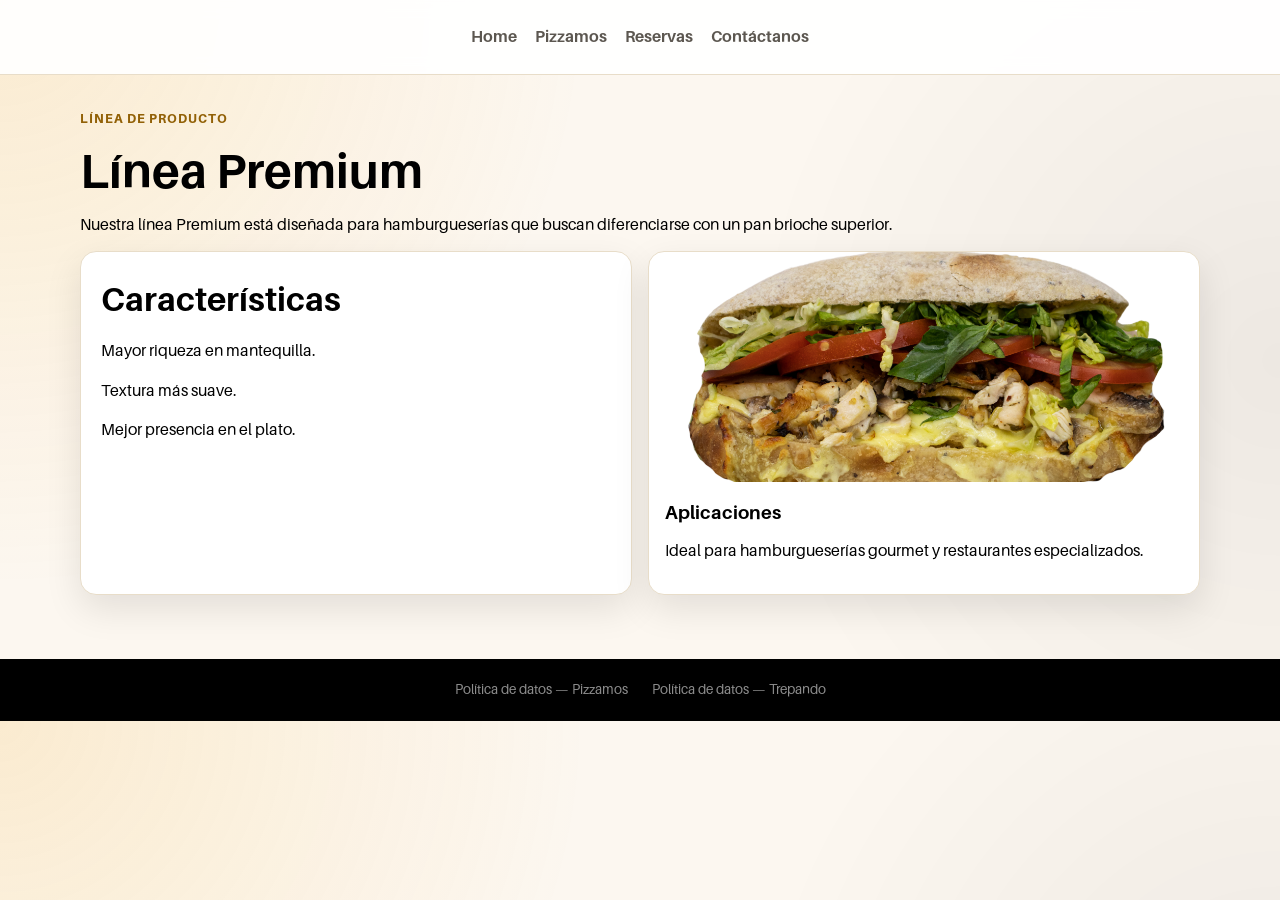
<file: amasar/premium.html>
<!doctype html>
<html lang="es">
<head>
  <meta charset="utf-8">
  <meta name="viewport" content="width=device-width, initial-scale=1">
  <title>Línea Premium | Amasamos</title>
  <meta name="description" content="Línea Premium de Amasamos: pan brioche superior para hamburgueserías gourmet y restaurantes especializados.">
  <meta property="og:title" content="Línea Premium | Amasamos">
  <meta property="og:description" content="Más riqueza en mantequilla, textura más suave y mejor presencia en el plato.">
  <meta property="og:type" content="website">
  <meta property="og:image" content="../assets/photos/sandwich/Salvadorhalf.jpg">
  <meta property="og:locale" content="es_CO">
  <link rel="stylesheet" href="../styles.css">
  <script type="application/ld+json">
  {
    "@context": "https://schema.org",
    "@type": "Product",
    "name": "Línea Premium Amasamos",
    "brand": {"@type": "Brand", "name": "Amasamos"},
    "description": "Pan brioche premium para hamburgueserías gourmet"
  }
  </script>
</head>
<body>
  <header class="site-header">
    <div class="container nav-wrap">
      <button class="nav-toggle" data-nav-toggle aria-expanded="false" aria-label="Abrir menú principal">Menú</button>
      <nav class="nav-menu" data-nav-menu>
        <a class="nav-link" href="../index.html">Home</a>
        <a class="nav-link" href="../pizzamos.html">Pizzamos</a>
        <a class="nav-link" href="../reservas.html">Reservas</a>
        <a class="nav-link" href="../contacto.html">Contáctanos</a>
      </nav>
    </div>
  </header>

  <main class="section">
    <div class="container">
      <p class="kicker">Línea de producto</p>
      <h1>Línea Premium</h1>
      <p>Nuestra línea Premium está diseñada para hamburgueserías que buscan diferenciarse con un pan brioche superior.</p>
      <div class="grid cols-2">
        <article class="card">
          <h2>Características</h2>
          <p>Mayor riqueza en mantequilla.</p>
          <p>Textura más suave.</p>
          <p>Mejor presencia en el plato.</p>
        </article>
        <article class="media-card card">
          <img src="../assets/photos/sandwich/SandwichSalvador.png" alt="Presentación gourmet con pan brioche de Línea Premium">
          <div class="media-body">
            <h3>Aplicaciones</h3>
            <p>Ideal para hamburgueserías gourmet y restaurantes especializados.</p>
          </div>
        </article>
      </div>
    </div>
  </main>

  <footer class="footer">
    <div class="footer-inner container">
      <a href="../politica-de-datos.html" class="footer-link">Política de datos — Pizzamos</a>
      <a href="../politica-de-datos-trepando.html" class="footer-link">Política de datos — Trepando</a>
    </div>
  </footer>
<script src="../script.js"></script>
</body>
</html>
</file>
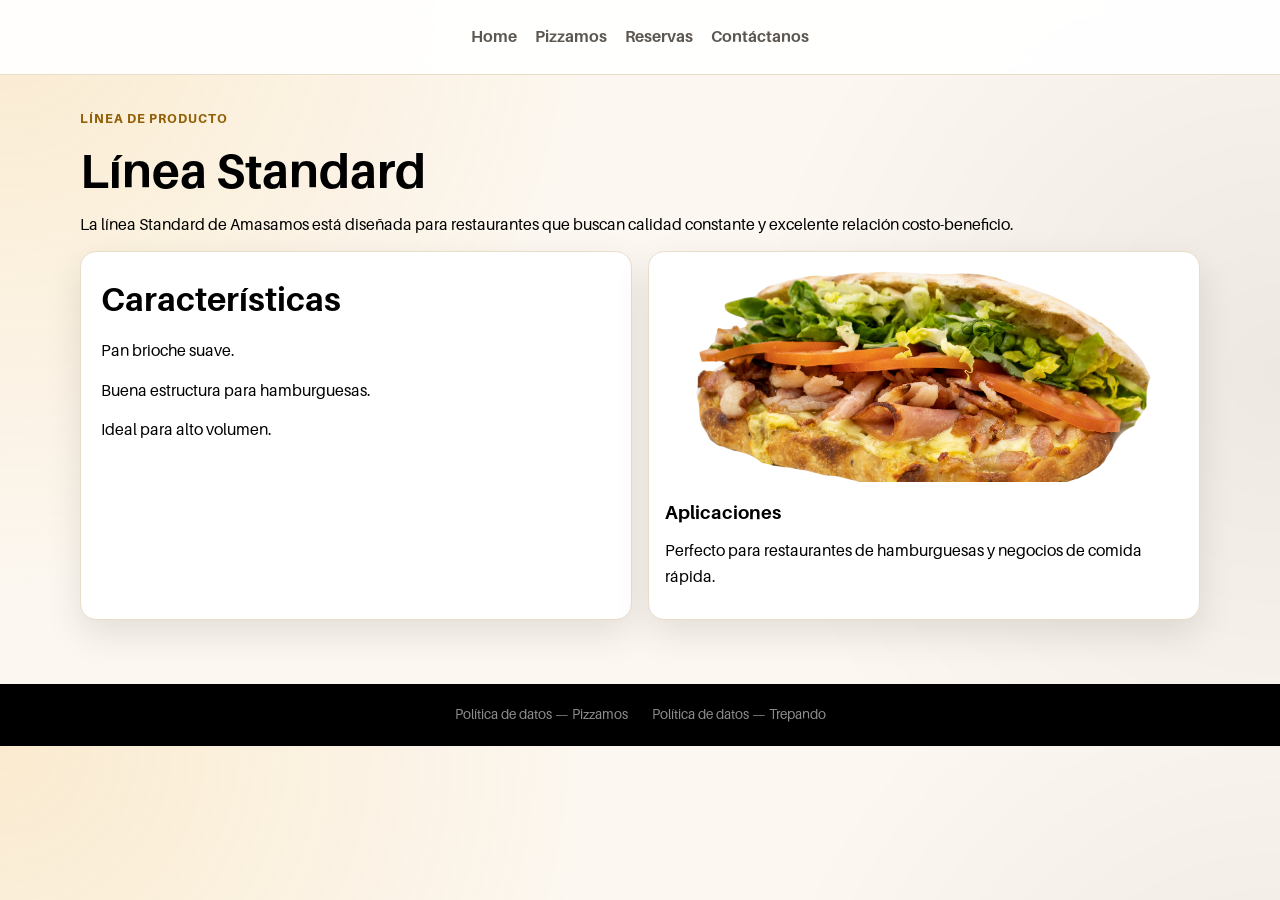
<file: amasar/standard.html>
<!doctype html>
<html lang="es">
<head>
  <meta charset="utf-8">
  <meta name="viewport" content="width=device-width, initial-scale=1">
  <title>Línea Standard | Amasamos</title>
  <meta name="description" content="Línea Standard de Amasamos: pan brioche suave, estructura sólida y excelente costo-beneficio.">
  <meta property="og:title" content="Línea Standard | Amasamos">
  <meta property="og:description" content="Ideal para restaurantes de hamburguesas y negocios de comida rápida.">
  <meta property="og:type" content="website">
  <meta property="og:image" content="../assets/photos/sandwich/SandwichGardel.png">
  <meta property="og:locale" content="es_CO">
  <link rel="stylesheet" href="../styles.css">
  <script type="application/ld+json">
  {
    "@context": "https://schema.org",
    "@type": "Product",
    "name": "Línea Standard Amasamos",
    "brand": {"@type": "Brand", "name": "Amasamos"},
    "description": "Pan brioche suave con buena estructura para alto volumen"
  }
  </script>
</head>
<body>
  <header class="site-header">
    <div class="container nav-wrap">
      <button class="nav-toggle" data-nav-toggle aria-expanded="false" aria-label="Abrir menú principal">Menú</button>
      <nav class="nav-menu" data-nav-menu>
        <a class="nav-link" href="../index.html">Home</a>
        <a class="nav-link" href="../pizzamos.html">Pizzamos</a>
        <a class="nav-link" href="../reservas.html">Reservas</a>
        <a class="nav-link" href="../contacto.html">Contáctanos</a>
      </nav>
    </div>
  </header>

  <main class="section">
    <div class="container">
      <p class="kicker">Línea de producto</p>
      <h1>Línea Standard</h1>
      <p>La línea Standard de Amasamos está diseñada para restaurantes que buscan calidad constante y excelente relación costo-beneficio.</p>
      <div class="grid cols-2">
        <article class="card">
          <h2>Características</h2>
          <p>Pan brioche suave.</p>
          <p>Buena estructura para hamburguesas.</p>
          <p>Ideal para alto volumen.</p>
        </article>
        <article class="media-card card">
          <img src="../assets/photos/sandwich/SandwichMartin.png" alt="Hamburguesa servida con pan brioche de Línea Standard">
          <div class="media-body">
            <h3>Aplicaciones</h3>
            <p>Perfecto para restaurantes de hamburguesas y negocios de comida rápida.</p>
          </div>
        </article>
      </div>
    </div>
  </main>

  <footer class="footer">
    <div class="footer-inner container">
      <a href="../politica-de-datos.html" class="footer-link">Política de datos — Pizzamos</a>
      <a href="../politica-de-datos-trepando.html" class="footer-link">Política de datos — Trepando</a>
    </div>
  </footer>
<script src="../script.js"></script>
</body>
</html>
</file>
<file: styles.css>
/* Aileron (dominio público / CC0) — autohospedada en assets/fonts/, ver LICENSE.txt ahí */
@font-face {
  font-family: "Aileron";
  src: url("assets/fonts/Aileron-Regular.woff") format("woff");
  font-weight: 400;
  font-style: normal;
  font-display: swap;
}
@font-face {
  font-family: "Aileron";
  src: url("assets/fonts/Aileron-SemiBold.woff") format("woff");
  font-weight: 600;
  font-style: normal;
  font-display: swap;
}
@font-face {
  font-family: "Aileron";
  src: url("assets/fonts/Aileron-Bold.woff") format("woff");
  font-weight: 700;
  font-style: normal;
  font-display: swap;
}
@font-face {
  font-family: "Aileron";
  src: url("assets/fonts/Aileron-Heavy.woff") format("woff");
  font-weight: 800;
  font-style: normal;
  font-display: swap;
}
@font-face {
  font-family: "Aileron";
  src: url("assets/fonts/Aileron-Black.woff") format("woff");
  font-weight: 900;
  font-style: normal;
  font-display: swap;
}

:root {
  --bg: #fcf7f0;
  --paper: #ffffff;
  --ink: #000000;
  --muted: #5c5750;
  --line: #e8ddc9;
  --brand: #f4a20c;
  --brand-2: #000000;
  /* #f4a20c da ~2.1:1 de contraste sobre fondos claros y con texto blanco encima —
     no cumple AA (4.5:1 texto, 3:1 UI). --brand-text es una variante oscurecida
     (60% --brand + 40% negro) que sí cumple (~5.3:1), para usar en texto/enlaces/
     bordes de foco sobre fondo claro. Sobre fondo oscuro, --brand puro ya cumple. */
  --brand-text: #926107;
  --radius: 16px;
  --shadow: 0 14px 36px rgba(0, 0, 0, 0.1);
}

* {
  box-sizing: border-box;
}

html,
body {
  margin: 0;
  padding: 0;
}

body {
  font-family: "Aileron", "Segoe UI", "Noto Sans", Arial, sans-serif;
  color: var(--ink);
  background:
    radial-gradient(circle at 0% 0%, rgba(244, 162, 12, 0.14), transparent 40%),
    radial-gradient(circle at 100% 50%, rgba(0, 0, 0, 0.06), transparent 40%),
    var(--bg);
  line-height: 1.6;
}

a {
  color: inherit;
  text-decoration: none;
}

img {
  max-width: 100%;
  display: block;
}

.container {
  width: min(1120px, 92%);
  margin: 0 auto;
}

.site-header {
  position: sticky;
  top: 0;
  z-index: 50;
  border-bottom: 1px solid var(--line);
  backdrop-filter: blur(8px);
  background: rgba(255, 255, 255, 0.92);
}

.nav-wrap {
  min-height: 74px;
  display: flex;
  align-items: center;
  justify-content: center;
  gap: 16px;
}

.brand {
  font-weight: 800;
  letter-spacing: 0.3px;
}

.nav-toggle {
  border: 1px solid var(--line);
  border-radius: 10px;
  background: var(--paper);
  color: var(--ink);
  padding: 8px 12px;
}

.nav-menu {
  display: none;
  position: absolute;
  top: 74px;
  left: 0;
  right: 0;
  background: var(--paper);
  border-bottom: 1px solid var(--line);
  padding: 14px 4%;
}

.nav-menu.open {
  display: grid;
  gap: 10px;
}

.nav-link {
  color: var(--muted);
  font-weight: 700;
}

.nav-link:hover,
.nav-link.active {
  color: var(--brand-text);
}

.dropdown {
  display: grid;
  gap: 8px;
}

.dropdown-button {
  border: 0;
  padding: 0;
  text-align: left;
  background: transparent;
  color: var(--muted);
  font-weight: 700;
}

.dropdown-menu {
  display: grid;
  gap: 8px;
  padding-left: 12px;
  border-left: 2px solid var(--line);
}

.hero {
  padding: 72px 0 40px;
}

.hero-pizzamos {
  padding: 52px 0 18px;
}

.hero-pizzamos .container {
  max-width: 760px;
}

.hero-pizzamos .kicker {
  margin-bottom: 6px;
}

.hero-pizzamos h1 {
  margin-bottom: 10px;
}

.hero-lead {
  max-width: 34rem;
  margin-bottom: 10px;
  font-size: 1.02rem;
  color: var(--ink);
}

.hero-pizzamos .actions {
  margin-top: 6px;
}

.hero-support {
  margin: 10px 0 0;
  font-size: 0.95rem;
  letter-spacing: 0.01em;
}

.social-proof {
  display: flex;
  flex-wrap: wrap;
  align-items: center;
  gap: 10px 14px;
  margin-top: 12px;
  padding: 10px 14px;
  width: fit-content;
  border: 1px solid var(--line);
  border-radius: 999px;
  background: rgba(255, 255, 255, 0.78);
}

.social-proof-stars {
  color: var(--brand-text);
  letter-spacing: 0.12em;
  font-size: 0.92rem;
}

.social-proof-rating,
.social-proof-meta {
  margin: 0;
  font-size: 0.95rem;
}

.social-proof-rating {
  font-weight: 700;
}

.social-proof-link {
  color: var(--brand-text);
  font-size: 0.92rem;
  font-weight: 700;
}

.social-proof-link:hover,
.social-proof-link:focus-visible {
  text-decoration: underline;
}

.section-menu-pizzamos {
  padding-top: 12px;
}

.hero-grid {
  display: grid;
  gap: 24px;
  align-items: center;
}

.kicker {
  text-transform: uppercase;
  font-size: 0.78rem;
  letter-spacing: 1px;
  color: var(--brand-text);
  font-weight: 800;
}

h1 {
  margin: 8px 0 14px;
  line-height: 1.14;
  font-size: clamp(1.9rem, 5vw, 3rem);
}

h2 {
  margin: 0 0 12px;
  font-size: clamp(1.35rem, 4vw, 2.1rem);
}

h3 {
  margin: 0 0 10px;
}

p {
  margin: 0 0 14px;
}

.muted {
  color: var(--muted);
}

.section {
  padding: 34px 0;
}

.grid {
  display: grid;
  gap: 16px;
}

.card {
  background: var(--paper);
  border: 1px solid var(--line);
  border-radius: var(--radius);
  box-shadow: var(--shadow);
  padding: 20px;
}

.media-card {
  overflow: hidden;
  padding: 0;
}

.media-card img {
  width: 100%;
  height: 230px;
  object-fit: cover;
}

.media-body {
  padding: 16px;
}

.actions {
  display: flex;
  flex-wrap: wrap;
  gap: 10px;
  margin-top: 10px;
}

.btn {
  display: inline-flex;
  align-items: center;
  justify-content: center;
  border-radius: 999px;
  font-weight: 700;
  padding: 10px 16px;
  border: 1px solid transparent;
}

.btn.primary {
  background: var(--brand);
  color: var(--ink); /* blanco sobre #f4a20c da ~2.1:1; negro da ~10:1 */
}

.btn.secondary {
  background: var(--paper);
  border-color: var(--line);
}

.btn.alt {
  background: var(--brand-2);
  color: #fff;
}

.btn.whatsapp-cta {
  background: #25d366;
  color: #fff;
  border-color: #25d366;
  gap: 8px;
}

.btn.whatsapp-cta:hover,
.btn.whatsapp-cta:focus-visible {
  background: #20ba57;
  border-color: #20ba57;
}

.whatsapp-icon {
  width: 1.05rem;
  height: 1.05rem;
  fill: currentColor;
  flex-shrink: 0;
}
.menu-stack {
  display: grid;
  gap: 28px;
}

.menu-page {
  display: flex;
  justify-content: center;
}

.menu-page img {
  width: 100%;
  max-width: 900px;
  height: auto;
  border-radius: 14px;
  border: 1px solid var(--line);
  box-shadow: var(--shadow);
}

.embed-wrap {
  border: 1px solid var(--line);
  border-radius: var(--radius);
  overflow: hidden;
  background: #fff;
}

.embed-wrap iframe {
  width: 100%;
  min-height: 760px;
  border: 0;
}

/* ── Formulario de reservas ─────────────────────────────── */
.reserva-form {
  max-width: 640px;
}

.form-group {
  display: flex;
  flex-direction: column;
  gap: 6px;
  margin-bottom: 20px;
}

.form-group label,
.radio-group legend {
  font-weight: 700;
  font-size: 0.95rem;
  color: var(--ink);
}

.form-group input[type="text"],
.form-group input[type="tel"],
.form-group input[type="email"],
.form-group input[type="date"],
.form-group input[type="time"],
.form-group select {
  padding: 10px 14px;
  border: 1px solid var(--line);
  border-radius: 10px;
  background: var(--bg);
  color: var(--ink);
  font-family: inherit;
  font-size: 1rem;
  outline: none;
  transition: border-color 0.15s;
}

.form-group input:focus,
.form-group select:focus {
  border-color: var(--brand-text);
}

.radio-group {
  border: none;
  padding: 0;
  margin: 0;
  display: flex;
  flex-direction: column;
  gap: 8px;
}

.radio-group legend {
  margin-bottom: 4px;
  padding: 0;
}

.radio-label {
  display: flex;
  align-items: center;
  gap: 8px;
  font-weight: 400;
  cursor: pointer;
}

.radio-label input[type="radio"] {
  accent-color: var(--brand);
  width: 17px;
  height: 17px;
  cursor: pointer;
  flex-shrink: 0;
}

.form-row {
  display: grid;
  grid-template-columns: 1fr 1fr;
  gap: 16px;
}

.form-feedback {
  padding: 14px 18px;
  border-radius: 10px;
  margin-bottom: 20px;
  font-weight: 600;
  font-size: 0.97rem;
}

.form-feedback.success {
  background: #e6f4ec;
  border: 1px solid #a8d5b8;
  color: #1d6438;
}

.form-feedback.error {
  background: #fdecea;
  border: 1px solid #f5c6c2;
  color: #a12b1e;
}

.form-consent {
  margin-bottom: 20px;
}

.checkbox-label {
  display: flex;
  align-items: flex-start;
  gap: 10px;
  font-weight: 400;
  cursor: pointer;
  line-height: 1.5;
}

.checkbox-label input[type="checkbox"] {
  accent-color: var(--brand);
  width: 17px;
  height: 17px;
  margin-top: 2px;
  flex-shrink: 0;
  cursor: pointer;
}

.checkbox-label a {
  color: var(--brand-text);
  font-weight: 600;
  text-decoration: underline;
}

.field-error {
  font-size: 0.87rem;
  color: #a12b1e;
  font-weight: 600;
  margin-top: 2px;
}

.reserva-form > .btn {
  width: 100%;
}

.reserva-form .btn:disabled {
  opacity: 0.6;
  cursor: not-allowed;
}

@media (max-width: 520px) {
  .form-row {
    grid-template-columns: 1fr;
  }
}

/* ── Footer ─────────────────────────────────────────────── */
.footer {
  margin-top: 30px;
  background-color: #000;
  padding: 20px 0;
}

.footer-inner {
  display: flex;
  align-items: center;
  justify-content: center;
  gap: 24px;
}

.footer-link {
  color: rgba(255, 255, 255, 0.55);
  font-size: 0.85rem;
  transition: color 0.15s;
}

.footer-link:hover,
.footer-link:focus-visible {
  color: #fff;
}

/* ── Política de datos ───────────────────────────────────── */
.politica-wrap {
  max-width: 800px;
}

.politica-meta {
  margin-bottom: 28px;
  font-size: 0.95rem;
}

.politica-intro {
  margin-bottom: 28px;
}

.politica-intro ul {
  margin: 10px 0 10px 20px;
  padding: 0;
}

.politica-toc {
  margin-bottom: 40px;
  padding: 18px 24px;
}

.politica-toc-title {
  font-weight: 700;
  font-size: 0.85rem;
  text-transform: uppercase;
  letter-spacing: 0.08em;
  color: var(--muted);
  margin-bottom: 8px;
}

.politica-toc ul {
  margin: 0;
  padding: 0 0 0 18px;
  display: flex;
  flex-direction: column;
  gap: 4px;
}

.politica-toc a {
  color: var(--brand-text);
  font-weight: 600;
  font-size: 0.97rem;
}

.politica-toc a:hover {
  text-decoration: underline;
}

.politica-seccion {
  margin-bottom: 60px;
}

.politica-seccion-header {
  display: flex;
  flex-wrap: wrap;
  align-items: baseline;
  gap: 12px;
  border-bottom: 2px solid var(--brand);
  padding-bottom: 10px;
  margin-bottom: 28px;
}

.politica-seccion-header h2 {
  margin: 0;
}

.politica-tag {
  font-size: 0.85rem;
  color: var(--muted);
  font-weight: 600;
}

.politica-bloque {
  margin-bottom: 28px;
}

.politica-bloque h3 {
  font-size: 1rem;
  text-transform: uppercase;
  letter-spacing: 0.04em;
  color: var(--muted);
  font-weight: 700;
  margin: 0 0 10px;
}

.politica-bloque h4 {
  font-size: 0.97rem;
  font-weight: 700;
  margin: 16px 0 6px;
  color: var(--ink);
}

.politica-bloque ul,
.politica-intro ul {
  padding-left: 20px;
  margin: 6px 0 10px;
}

.politica-bloque li {
  margin-bottom: 4px;
}

.politica-dl dt {
  font-weight: 700;
  margin-top: 10px;
}

.politica-dl dd {
  margin: 2px 0 0 16px;
  color: var(--muted);
}

.politica-firma {
  margin-top: 20px;
  line-height: 1.8;
  font-size: 0.97rem;
}

.politica-pie {
  text-align: center;
  font-size: 0.88rem;
  margin-top: 40px;
  padding-bottom: 10px;
}

.whatsapp-stack {
  position: fixed;
  right: 16px;
  bottom: 16px;
  z-index: 60;
  display: grid;
  gap: 10px;
}

.whatsapp-btn {
  border-radius: 999px;
  color: #fff;
  font-weight: 700;
  font-size: 0.9rem;
  padding: 10px 14px;
  box-shadow: var(--shadow);
}

.whatsapp-btn.pizzamos {
  background: #25d366;
}

.whatsapp-btn.amasamos {
  background: var(--brand);
  color: var(--ink);
}

@media (min-width: 860px) {
  .nav-toggle {
    display: none;
  }

  .nav-menu {
    display: flex;
    position: static;
    border: 0;
    background: transparent;
    padding: 0;
    align-items: center;
    gap: 18px;
  }

  .dropdown {
    position: relative;
    display: block;
  }

  .dropdown-menu {
    display: none;
    position: absolute;
    top: calc(100% + 8px);
    left: 0;
    min-width: 210px;
    background: var(--paper);
    border: 1px solid var(--line);
    border-radius: 10px;
    padding: 10px;
    box-shadow: var(--shadow);
  }
  .dropdown.open .dropdown-menu {
    display: grid;
  }

  .hero-grid {
    grid-template-columns: 1.15fr 1fr;
  }

  .grid.cols-2 {
    grid-template-columns: repeat(2, minmax(0, 1fr));
  }

  .grid.cols-3 {
    grid-template-columns: repeat(3, minmax(0, 1fr));
  }
}
</file>
